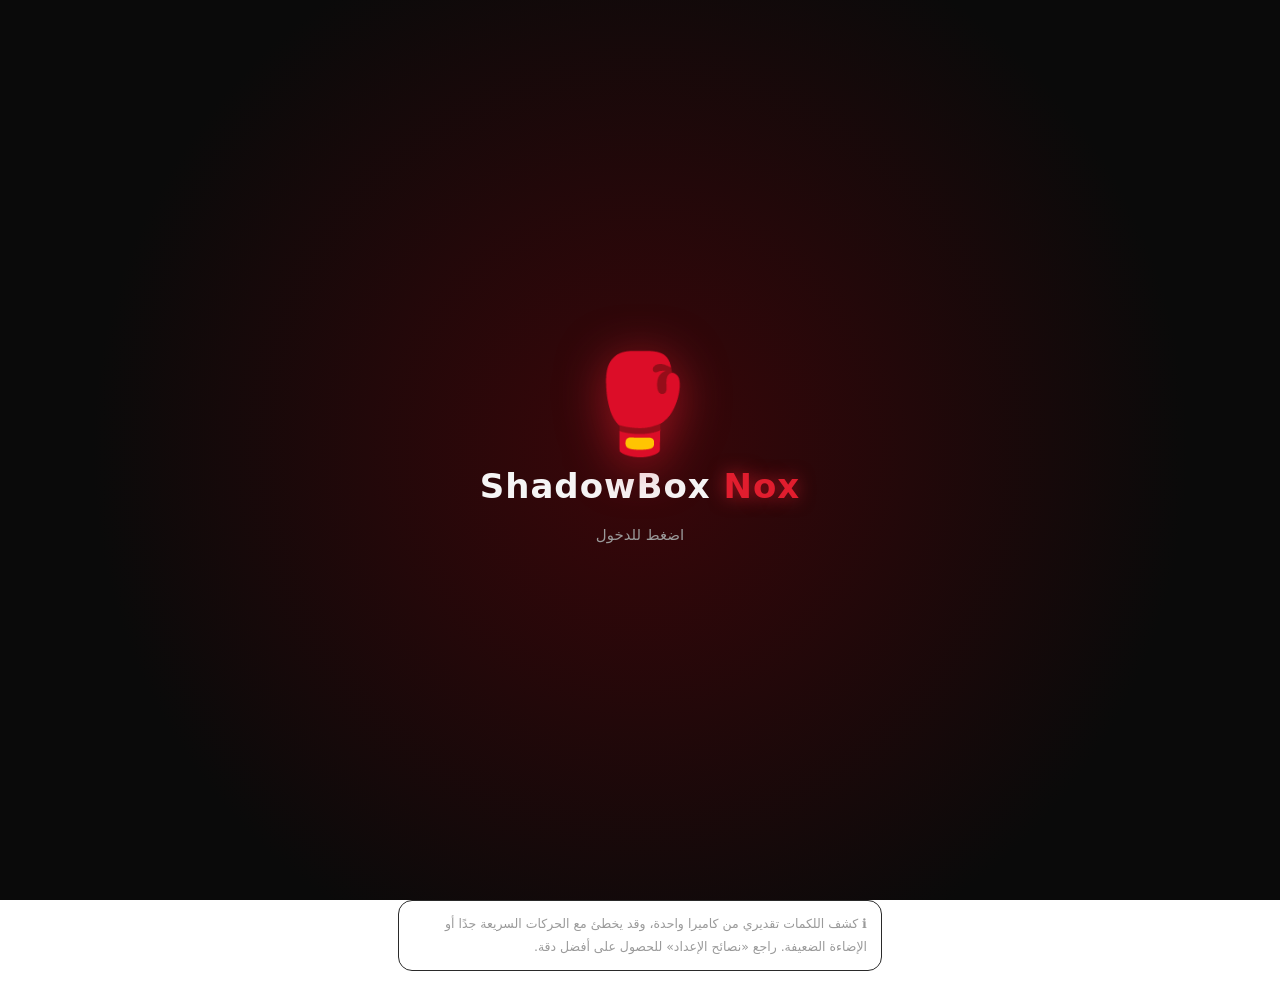
<file: index.html>
<!DOCTYPE html>
<html lang="ar" dir="rtl">
<head>
  <meta charset="UTF-8" />
  <meta name="viewport" content="width=device-width, initial-scale=1, maximum-scale=1, viewport-fit=cover" />
  <meta name="theme-color" content="#0a0a0a" />
  <meta name="description" content="ShadowBox Nox - shadow boxing trainer with your phone camera. تدريب الملاكمة الافتراضي بكاميرا هاتفك." />
  <title>ShadowBox Nox 🥊</title>
  <link rel="stylesheet" href="style.css?v=learning-clean2" />
  <link rel="stylesheet" href="health.css?v=3" />
  <link rel="manifest" href="manifest.json" />
  <link rel="apple-touch-icon" href="icon-192.png" />
</head>
<body>

  <!-- ============ شاشة الدخول ============ -->
  <div id="splash" class="splash" role="button" tabindex="0" aria-label="اضغط للدخول">
    <div class="splash-logo">🥊</div>
    <div class="splash-name">ShadowBox <span>Nox</span></div>
    <p class="splash-hint" data-i18n="splash_hint">اضغط للدخول</p>
  </div>

  <!-- ============ الشاشة الرئيسية: أربعة أقسام ============ -->
  <main id="homeScreen" class="screen active">
    <div class="topbar">
      <button id="btnSettings" class="chip" data-i18n="btn_settings">⚙️ الإعدادات</button>
    </div>

    <header class="brand">
      <div class="logo">🥊</div>
      <h1>ShadowBox <span>Nox</span></h1>
      <p class="tagline" data-i18n="tagline"></p>
    </header>

    <div id="banner" class="banner" hidden data-i18n-html="banner_https"></div>

    <nav class="nav-list">
      <button id="btnTraining" class="nav-bar nav-train">
        <span class="mode-logo">🥊</span>
        <span class="mode-text"><b data-i18n="nav_training">التمرين</b><small data-i18n="nav_training_desc"></small></span>
        <span class="mode-arrow"></span>
      </button>
      <button id="btnLearn" class="nav-bar nav-learn">
        <span class="mode-logo">🎓</span>
        <span class="mode-text"><b data-i18n="nav_learn">التعلّم</b><small data-i18n="nav_learn_desc"></small></span>
        <span class="mode-arrow"></span>
      </button>
      <button id="btnCoach" class="nav-bar nav-coach">
        <span class="mode-logo">🧠</span>
        <span class="mode-text"><b data-i18n="coach_name">المدرّب الذكي</b><small data-i18n="nav_coach_desc"></small></span>
        <span class="mode-arrow"></span>
      </button>
      <button id="btnHistory" class="nav-bar nav-activity">
        <span class="mode-logo">📊</span>
        <span class="mode-text"><b data-i18n="nav_activity">سجل النشاط</b><small data-i18n="nav_activity_desc"></small></span>
        <span class="mode-arrow"></span>
      </button>
      <button id="btnHealth" class="nav-bar nav-health" type="button">
        <span class="mode-logo">🌿</span>
        <span class="mode-text"><b>الصحة والتغذية</b><small>عادات صحية ومعلومات الجسم</small></span>
        <span class="mode-arrow"></span>
      </button>
    </nav>

    <div class="row">
      <button id="btnHelp" class="btn ghost" data-i18n="btn_help">نصائح الإعداد</button>
    </div>

    <div class="notice" data-i18n-html="notice_privacy"></div>
    <div class="notice small" data-i18n="notice_accuracy"></div>
  </main>

  <!-- ============ قسم التمرين: أنواع التدريب ============ -->
  <main id="trainMenuScreen" class="screen">
    <div class="setup-head">
      <button id="btnTrainBack" class="chip" data-i18n="btn_back">رجوع</button>
      <h2 class="setup-name" data-i18n="nav_training">التمرين</h2>
    </div>

    <h2 class="section-title" data-i18n="modes_title">اختر نوع التدريب</h2>
    <div class="mode-cards">
      <button class="mode-card" data-mode="free">
        <span class="mode-logo">🥊</span>
        <span class="mode-text"><b data-i18n="name_free">حرّ</b><small data-i18n="desc_free"></small></span>
        <span class="mode-arrow"></span>
      </button>
      <button class="mode-card" data-mode="sequence">
        <span class="mode-logo">🎯</span>
        <span class="mode-text"><b data-i18n="name_sequence">تسلسل</b><small data-i18n="desc_sequence"></small></span>
        <span class="mode-arrow"></span>
      </button>
      <button class="mode-card" data-mode="dodge">
        <span class="mode-logo">🛡️</span>
        <span class="mode-text"><b data-i18n="name_dodge">مراوغة</b><small data-i18n="desc_dodge"></small></span>
        <span class="mode-arrow"></span>
      </button>
    </div>
  </main>

  <!-- ============ قسم التعلّم ============ -->
  <main id="learnScreen" class="screen">
    <div class="setup-head">
      <button id="btnLearnBack" class="chip" data-i18n="btn_back">رجوع</button>
      <h2 class="setup-name" data-i18n="nav_learn">التعلّم</h2>
    </div>

    <p class="three-d-subtitle" style="font-size:16px;line-height:1.9;margin:10px 0 28px">ابدأ مباشرةً بأحد الدرسين الظاهرين هنا: فيديو أساسيات الملاكمة أو مهارات الملاكمة.</p>

    <section style="margin:0 0 30px">
      <div class="three-d-heading" style="margin-bottom:8px">
        <div><h2>أساسيات الملاكمة</h2></div><span class="live-dot"></span>
      </div>
      <p class="three-d-subtitle" style="margin:0 0 16px">دروس الفيديو الأساسية للملاكمة.</p>
      <a href="learning-preview.html" style="display:flex;align-items:center;gap:16px;min-height:150px;padding:20px;border:1px solid #66303a;border-radius:30px;background:linear-gradient(120deg,#32171d,#171719 70%);color:inherit;text-decoration:none">
        <span style="display:grid;place-items:center;flex:none;width:82px;height:82px;border-radius:25px;background:#4b1e27;font-size:38px">🥊</span>
        <span style="flex:1;text-align:right"><strong style="display:block;font-size:22px;margin-bottom:12px">فيديو أساسيات الملاكمة</strong><span style="display:block;color:#c3b3b7;line-height:1.8">افتح صفحة الدروس والفيديوهات الأساسية وتابع التعلّم من هناك.</span></span>
        <span style="color:#df8791;font-size:25px">←</span>
      </a>
    </section>

    <section style="margin:0 0 30px">
      <div class="three-d-heading" style="margin-bottom:8px"><div><h2>مهارات الملاكمة</h2></div><span class="live-dot"></span></div>
      <p class="three-d-subtitle" style="margin:0 0 16px">فيديو المهارات واللكمات، مقسّم إلى دروس مع مؤقّت.</p>
      <a href="basics-video3.html" style="display:flex;align-items:center;gap:16px;min-height:150px;padding:20px;border:1px solid #343d73;border-radius:30px;background:linear-gradient(120deg,#1b2344,#171719 70%);color:inherit;text-decoration:none">
        <span style="display:grid;place-items:center;flex:none;width:82px;height:82px;border-radius:25px;background:#252f5c;font-size:38px">🥊</span>
        <span style="flex:1;text-align:right"><strong style="display:block;font-size:22px;margin-bottom:12px">مهارات الملاكمة</strong><span style="display:block;color:#b0b8e7;line-height:1.8">افتح فيديو مهارات الملاكمة الأزرق، مع تقسيم الدروس والمؤقّت.</span></span>
        <span style="color:#aab4ff;font-size:25px">←</span>
      </a>
    </section>

    <section style="margin:0 0 24px">
      <div class="three-d-heading" style="margin-bottom:8px"><div><h2>أركان المهارات الأخرى</h2></div><span class="live-dot"></span></div>
      <p class="three-d-subtitle" style="margin:0 0 16px">مواضيع مستقلة تقدر تتعلمها بالتدريج، مع التركيز على الحركة الآمنة دون احتكاك.</p>
      <div style="display:grid;grid-template-columns:repeat(2,minmax(0,1fr));gap:10px">
        <article class="card" style="padding:15px"><div style="font-size:25px;margin-bottom:9px">🛡️</div><h3 style="font-size:16px;margin:0 0 8px">الحراسة والوقفة</h3><p class="three-d-subtitle" style="margin:0;line-height:1.8">التعرّف على وضعية الاستعداد والحفاظ على التوازن.</p></article>
        <article class="card" style="padding:15px"><div style="font-size:25px;margin-bottom:9px">👣</div><h3 style="font-size:16px;margin:0 0 8px">حركة القدمين والتوازن</h3><p class="three-d-subtitle" style="margin:0;line-height:1.8">التوازن أثناء الحركة والخطوات الأساسية.</p></article>
        <article class="card" style="padding:15px"><div style="font-size:25px;margin-bottom:9px">↔️</div><h3 style="font-size:16px;margin:0 0 8px">المسافة والتحرّك</h3><p class="three-d-subtitle" style="margin:0;line-height:1.8">التحرّك بخفة والمحافظة على مساحة آمنة.</p></article>
        <article class="card" style="padding:15px"><div style="font-size:25px;margin-bottom:9px">🎯</div><h3 style="font-size:16px;margin:0 0 8px">التنسيق والكومبوهات</h3><p class="three-d-subtitle" style="margin:0;line-height:1.8">تنسيق الحركات الأساسية بالتدرّج.</p></article>
      </div>
    </section>

    <section class="card">
      <h2 data-i18n="learn_combos_t">الكومبوهات</h2>
      <ul class="tips">
        <li data-i18n="learn_combos_1"></li>
        <li data-i18n="learn_combos_2"></li>
      </ul>
    </section>

    <section class="card">
      <h2 data-i18n="learn_feet_t">حركة القدمين</h2>
      <ul class="tips">
        <li data-i18n="learn_feet_1"></li>
        <li data-i18n="learn_feet_2"></li>
      </ul>
    </section>

    <section class="card">
      <h2 data-i18n="learn_def_t">الدفاع</h2>
      <ul class="tips">
        <li data-i18n="learn_def_1"></li>
        <li data-i18n="learn_def_2"></li>
      </ul>
    </section>

    <p class="notice small" data-i18n="learn_note"></p>
  </main>

  <!-- ============ شاشة إعدادات الجلسة ============ -->
  <main id="setupScreen" class="screen">
    <div class="setup-head">
      <button id="btnSetupBack" class="chip" data-i18n="btn_back">رجوع</button>
      <div class="setup-title">
        <span id="setupLogo" class="mode-logo">🥊</span>
        <h2 id="setupTitle" class="setup-name"></h2>
      </div>
    </div>

    <section class="card">
      <h2 data-i18n="setup_title">إعدادات الجلسة</h2>

      <label class="field">
        <span data-i18n="field_round_len">مدة الجولة</span>
        <select id="roundSec">
          <option value="60" data-i18n="dur_1">دقيقة واحدة</option>
          <option value="120" data-i18n="dur_2">دقيقتان</option>
          <option value="180" selected data-i18n="dur_3">3 دقائق</option>
        </select>
      </label>

      <label class="field">
        <span data-i18n="field_rounds">عدد الجولات</span>
        <select id="roundCount">
          <option value="1" data-i18n="rounds_1">جولة واحدة</option>
          <option value="2" data-i18n="rounds_2">جولتان</option>
          <option value="3" selected data-i18n="rounds_3">3 جولات</option>
          <option value="4" data-i18n="rounds_4">4 جولات</option>
          <option value="6" data-i18n="rounds_6">6 جولات</option>
          <option value="12" data-i18n="rounds_12">12 جولة</option>
        </select>
      </label>

      <label class="field">
        <span data-i18n="field_rest">الراحة بين الجولات</span>
        <select id="restSec">
          <option value="0" data-i18n="rest_0">بدون راحة</option>
          <option value="30" selected data-i18n="rest_30">30 ثانية</option>
          <option value="60" data-i18n="rest_60">دقيقة</option>
          <option value="90" data-i18n="rest_90">دقيقة ونصف</option>
        </select>
      </label>

      <label class="field">
        <span data-i18n="field_speed">سرعة الأهداف</span>
        <select id="speedSel">
          <option value="slow" data-i18n="speed_slow">بطيء</option>
          <option value="mid" selected data-i18n="speed_mid">متوسط</option>
          <option value="fast" data-i18n="speed_fast">سريع</option>
        </select>
      </label>

      <label class="field">
        <span data-i18n="field_sens">حساسية الكشف</span>
        <select id="sensSel">
          <option value="low" data-i18n="sens_low">منخفضة (تتطلب لكمة قوية)</option>
          <option value="mid" selected data-i18n="sens_mid">متوسطة</option>
          <option value="high" data-i18n="sens_high">عالية (تقبل لكمات أخف)</option>
        </select>
      </label>

      <label class="field">
        <span data-i18n="field_count">احتساب اللكمات</span>
        <select id="countSel">
          <option value="targets" selected data-i18n="count_targets">على الأهداف فقط</option>
          <option value="all" data-i18n="count_all">كل لكمة في الهواء أيضًا</option>
        </select>
      </label>

      <label class="field">
        <span data-i18n="field_stance">وضعية الوقوف</span>
        <select id="stanceSel">
          <option value="orthodox" selected data-i18n="stance_orth">اليد اليسرى أمامية (عادية)</option>
          <option value="southpaw" data-i18n="stance_south">اليد اليمنى أمامية (معاكسة)</option>
        </select>
      </label>

      <label class="field">
        <span data-i18n="field_camera">الكاميرا</span>
        <select id="facingSel">
          <option value="user" selected data-i18n="cam_front">الأمامية (مفضّلة للتدريب)</option>
          <option value="environment" data-i18n="cam_back">الخلفية</option>
        </select>
      </label>
    </section>

    <button id="btnStart" class="btn primary big" data-i18n="btn_start">ابدأ التدريب</button>
    <p id="homeMsg" class="msg" role="alert"></p>
  </main>

  <!-- ============ شاشة التدريب ============ -->
  <main id="trainScreen" class="screen">
    <canvas id="stage"></canvas>
    <video id="cam" playsinline muted autoplay></video>

    <!-- الشريط العلوي -->
    <div class="hud top">
      <div class="pill" id="roundLabel">الجولة 1/3</div>
      <div class="timer" id="timer">03:00</div>
      <div class="pill status" id="statusPill">معايرة</div>
    </div>

    <!-- خطوة التسلسل التالية -->
    <div id="seqPrompt" class="seq-prompt" hidden></div>

    <!-- لوحة الإحصائيات السفلية -->
    <div class="hud bottom">
      <div class="counter-main">
        <b id="total">0</b>
        <small data-i18n="unit_punch">لكمة</small>
      </div>

      <div class="grid">
        <div class="stat"><b id="jabCount">0</b><small data-i18n="stat_jab">جاب</small></div>
        <div class="stat"><b id="rightCount">0</b><small data-i18n="stat_right">يمنى</small></div>
        <div class="stat"><b id="leftCount">0</b><small data-i18n="stat_left">يسرى</small></div>
        <div class="stat"><b id="targetHits">0</b><small data-i18n="stat_targets">أهداف القفاز</small></div>
        <div class="stat"><b id="ppm">0</b><small data-i18n="stat_ppm">لكمة/دقيقة</small></div>
        <div class="stat"><b id="crossCount">0</b><small data-i18n="stat_cross">كروس</small></div>
        <div class="stat"><b id="pillarHits">0</b><small data-i18n="stat_hits">ضربات مستلمة</small></div>
        <div class="stat"><b id="dodges">0</b><small data-i18n="stat_dodges">تفادٍ ناجح</small></div>
      </div>

      <div class="toggle-row">
        <button id="btnStats" class="stats-toggle" data-i18n="btn_show_stats">إظهار النتائج</button>
        <button id="btnLabels" class="stats-toggle" data-i18n="lbl_show">إظهار توضيح اللكمات</button>
      </div>

      <div class="controls">
        <button id="btnPause" class="ctrl" aria-label="Pause">⏸</button>
        <button id="btnStance" class="ctrl" data-i18n="ctrl_left">يسار أمامي</button>
        <button id="btnRotate" class="ctrl" data-i18n="btn_rotate">⟳ تدوير</button>
        <button id="btnCam" class="ctrl" data-i18n="btn_cam">🔄 كاميرا</button>
        <button id="btnStop" class="ctrl danger" data-i18n="btn_end">إنهاء</button>
      </div>
    </div>

    <!-- تنبيه مؤقت -->
    <div id="toast" class="toast" hidden></div>

    <!-- المعايرة قبل البدء -->
    <div id="calibOverlay" class="overlay calib">
      <div class="sheet">
        <h2 data-i18n="calib_title">معايرة الوضعية</h2>
        <p class="hint" data-i18n="calib_hint">قف على بعد مناسب بحيث يظهر جسمك من الكتفين حتى اليدين، واجعل الإضاءة من أمامك.</p>
        <p id="calibStatus" class="status" data-i18n="calib_searching">جارٍ البحث عن جسمك...</p>
        <button id="calibBtn" class="btn primary big" disabled data-i18n="btn_start_round">ابدأ الجولة</button>
        <button id="calibCancel" class="btn ghost" data-i18n="btn_back">رجوع</button>
      </div>
    </div>

    <!-- الراحة بين الجولات -->
    <div id="restOverlay" class="overlay" hidden>
      <div class="sheet">
        <h2 data-i18n="rest_title">راحة</h2>
        <div class="big-num" id="restCount">30</div>
        <p id="restNext" class="hint"></p>
        <button id="restSkip" class="btn primary big" data-i18n="btn_skip_rest">ابدأ الجولة الآن</button>
      </div>
    </div>

    <!-- الإيقاف المؤقت -->
    <div id="pauseOverlay" class="overlay" hidden>
      <div class="sheet">
        <h2 data-i18n="pause_title">متوقف مؤقتًا</h2>
        <p class="hint" data-i18n="pause_hint">لن تُحتسب اللكمات أثناء الإيقاف.</p>
        <button id="btnResume" class="btn primary big" data-i18n="btn_resume">متابعة</button>
      </div>
    </div>

    <!-- نتيجة الجلسة -->
    <div id="resultOverlay" class="overlay" hidden>
      <div class="sheet">
        <h2 data-i18n="res_title">نتيجة الجلسة 🥊</h2>
        <div id="resultBody"></div>
        <button id="btnAgain" class="btn primary big" data-i18n="btn_again">جلسة جديدة</button>
        <button id="btnHome" class="btn ghost" data-i18n="btn_home">الرئيسية</button>
      </div>
    </div>
  </main>

  <!-- ============ الصحة والتغذية (قسم تجريبي مستقل) ============ -->
  <div id="healthModal" class="overlay modal health-fullscreen" hidden>
    <section class="health-app" aria-labelledby="healthTitle">
      <header class="health-header">
        <button id="btnCloseHealth" class="health-back" type="button" aria-label="رجوع">‹</button>
        <div class="health-mark">🌿</div>
        <div><h2 id="healthTitle">الصحة والتغذية</h2><p>دعم التعافي والعادات اليومية</p></div>
      </header>
      <div class="health-content">
        <section class="health-hero">
          <span class="health-eyebrow">SHADOWBOX NOX · WELLNESS</span>
          <h3>قوّتك تبدأ من عاداتك</h3>
          <p>معلومات مبسطة تساعدك على الاهتمام بالنوم، والطعام، والماء، والتعافي إلى جانب التدريب.</p>
        </section>
        <section class="health-card" aria-labelledby="bodyInfoTitle">
          <div class="health-card-title"><span>🧍</span><div><h3 id="bodyInfoTitle">معلومات الجسم</h3><p>أدخل القياسات إن أردت عرضها فقط.</p></div></div>
          <div class="health-fields">
            <label>العمر (سنة)<input id="healthAge" type="number" inputmode="numeric" min="10" max="19" placeholder="XX" /></label>
            <label>الطول (سم)<input id="healthHeight" type="number" inputmode="decimal" min="80" max="230" placeholder="XX" /></label>
            <label>الوزن (كغ)<input id="healthWeight" type="number" inputmode="decimal" min="10" max="250" placeholder="XX" /></label>
          </div>
          <button id="btnReviewBody" class="health-primary" type="button">عرض ملخص القياسات</button>
          <p id="healthBodyResult" class="health-result" role="status" aria-live="polite">القيم المعروضة تجريبية ويمكنك تغييرها. لم يتم إجراء أي تشخيص.</p>
          <p class="health-disclaimer">في سن النمو لا تكفي قياسات الطول والوزن وحدها للحكم على الصحة؛ يفسّر المختص نمو المراهق باستخدام العمر والجنس ومخططات النمو والسياق الصحي. هذا القسم ليس أداة تشخيص.</p>
        </section>
        <div class="health-section-label">عادات تدعم التدريب — اضغط على كل قسم للتفاصيل</div>
        <details class="health-card health-tip health-topic">
          <summary><span class="health-icon">🍽️</span><div><h3>التغذية المتوازنة</h3><p>افتح القسم لمعرفة أمثلة على الطعام وفوائد كل مجموعة.</p></div><span class="health-chevron">⌄</span></summary>
          <div class="health-topic-body">
            <article><h4>🥚 البروتين</h4><p><b>أمثلة:</b> البيض، السمك، الدجاج، اللبن والزبادي، العدس، الحمص والفاصولياء.</p><p><b>الفوائد:</b> يساعد على بناء العضلات وإصلاح الأنسجة ودعم النمو والتعافي بعد التدريب.</p></article>
            <article><h4>🍚 الكربوهيدرات</h4><p><b>أمثلة:</b> الشوفان، الخبز، الأرز، البطاطا، المعكرونة، الذرة والفواكه.</p><p><b>الفوائد:</b> مصدر مهم للطاقة التي يحتاجها الدماغ والعضلات أثناء الدراسة والتمرين.</p></article>
            <article><h4>🥑 الدهون المفيدة</h4><p><b>أمثلة:</b> زيت الزيتون، المكسرات، البذور، الأفوكادو والأسماك الدهنية.</p><p><b>الفوائد:</b> تساعد الجسم على امتصاص بعض الفيتامينات وتدعم الخلايا والنمو الطبيعي.</p></article>
            <article><h4>🥦 الخضار والفواكه</h4><p><b>أمثلة:</b> البرتقال، التفاح، الجزر، الطماطم، السبانخ والخضار الموسمية.</p><p><b>الفوائد:</b> توفر الفيتامينات والمعادن والألياف التي تدعم الهضم والصحة العامة.</p></article>
            <p class="health-note">لا تحتاج إلى طعام مثالي في كل وجبة؛ نوّع ما تأكله وتناول وجبات كافية ومنتظمة، ولا تتبع حمية قاسية أثناء النمو.</p>
          </div>
        </details>
        <details class="health-card health-tip health-topic">
          <summary><span class="health-icon">💧</span><div><h3>الماء والترطيب</h3><p>احتياجات الماء تختلف حسب الجو والحركة والتعرّق.</p></div><span class="health-chevron">⌄</span></summary>
          <div class="health-topic-body">
            <article><h4>🚰 كم أشرب؟</h4><p>اشرب بانتظام خلال اليوم، ومع الوجبات، وخذ رشفات قبل التمرين وأثناءه وبعده. لا توجد كمية واحدة تناسب الجميع؛ تزداد الحاجة مع الحرّ والتعرّق وطول النشاط.</p></article>
            <article><h4>🥤 ماذا أختار؟</h4><p>اجعل الماء خيارك الأساسي. قلّل المشروبات الغازية المحلّاة ومشروبات الطاقة؛ فغالبًا تحتوي على سكر كثير، وقد تضيف سعرات دون فائدة غذائية كبيرة، والكافيين في مشروبات الطاقة قد يضر نوم المراهقين.</p></article>
            <article><h4>⚠️ انتبه</h4><p>لا تجبر نفسك على شرب لترات كثيرة بسرعة. اشرب حسب العطش والظروف، وفي التدريب الطويل أو الحر الشديد خذ فترات راحة في مكان بارد وأخبر شخصًا بالغًا إذا شعرت بدوار.</p></article>
          </div>
        </details>
        <details class="health-card health-tip health-topic">
          <summary><span class="health-icon">🌙</span><div><h3>النوم والتعافي</h3><p>الراحة جزء من التدريب، وليست وقتًا ضائعًا.</p></div><span class="health-chevron">⌄</span></summary>
          <div class="health-topic-body">
            <article><h4>😴 النوم</h4><p>يحتاج معظم المراهقين إلى 8–10 ساعات من النوم كل ليلة. حاول تثبيت موعد النوم، وابتعد عن الهاتف قبل النوم إذا كان يشتتك.</p><p><b>الفوائد:</b> يساعد النوم على التركيز والتعلّم وتنظيم المزاج والتعافي البدني.</p></article>
            <article><h4>🧘 الراحة بين الجلسات</h4><p>بدّل بين أيام التدريب والراحة أو النشاط الخفيف، وخفف الجهد إذا كنت مرهقًا أو مريضًا.</p><p><b>الفوائد:</b> يمنح الجسم وقتًا للتعافي ويساعدك على الاستمرار بأمان.</p></article>
          </div>
        </details>
        <details class="health-card health-tip health-topic">
          <summary><span class="health-icon">🥊</span><div><h3>تدريب آمن</h3><p>ابدأ بالتدريج واهتم بالتقنية قبل السرعة.</p></div><span class="health-chevron">⌄</span></summary>
          <div class="health-topic-body">
            <article><h4>🔥 قبل التدريب</h4><p>قم بإحماء خفيف، تأكد من وجود مساحة خالية حولك، وثبّت الهاتف بعيدًا عن مسار الحركة.</p><p><b>الفوائد:</b> يساعد الإحماء التدريجي على تجهيز الجسم للحركة.</p></article>
            <article><h4>🛡️ أثناء التدريب</h4><p>حافظ على المعصم مستقيمًا عند اللكم في الهواء، ولا تضرب جدارًا أو سطحًا صلبًا. زد المدة والسرعة تدريجيًا.</p></article>
            <article><h4>🛑 متى أتوقف؟</h4><p>توقف عند الألم أو الدوار أو ضيق النفس غير المعتاد، وأخبر شخصًا بالغًا تثق به إذا استمرت الأعراض أو أقلقتك.</p></article>
          </div>
        </details>
        <p class="health-footer-note">محتوى تثقيفي عام، وليس بديلًا عن الطبيب أو اختصاصي التغذية. لا تُرسل القياسات إلى أي خدمة؛ الحساب محلي داخل المتصفح.</p>
      </div>
    </section>
  </div>

  <!-- ============ الإعدادات ============ -->
  <div id="settingsModal" class="overlay modal" hidden>
    <div class="sheet wide">
      <h2 data-i18n="settings_title">الإعدادات</h2>

      <label class="field">
        <span data-i18n="field_lang">اللغة</span>
        <select id="langSel">
          <option value="ar">العربية</option>
          <option value="en">English</option>
        </select>
      </label>

      <label class="toggle">
        <input type="checkbox" id="soundToggle" checked />
        <span data-i18n="toggle_sound">تفعيل الأصوات والتأثيرات الصوتية</span>
      </label>

      <div class="row">
        <button id="btnResetHistory" class="btn ghost danger-text" data-i18n="btn_reset_history">حذف السجل المحفوظ</button>
        <button id="btnCloseSettings" class="btn primary" data-i18n="btn_close">إغلاق</button>
      </div>
    </div>
  </div>

  <!-- ============ السجل ============ -->
  <div id="historyModal" class="overlay modal" hidden>
    <div class="sheet wide">
      <h2 data-i18n="hist_title">السجل والإحصائيات</h2>
      <div id="historyBody"></div>
      <div class="row">
        <button id="btnClearHistory" class="btn ghost danger-text" data-i18n="btn_clear_history">حذف السجل</button>
        <button id="btnCloseHistory" class="btn primary" data-i18n="btn_close">إغلاق</button>
      </div>
    </div>
  </div>

  <!-- ============ المدرّب الذكي: محادثة بملء الشاشة ============ -->
  <div id="coachModal" class="overlay modal coach-fullscreen" hidden>
    <section class="coach-app" aria-label="المدرّب الذكي">
      <header class="coach-app-header">
        <button id="btnCloseCoach" class="coach-back" type="button" aria-label="رجوع">‹</button>
        <div class="coach-avatar">🧠</div>
        <div class="coach-heading"><strong data-i18n="coach_title">المدرّب الذكي</strong><small>ShadowBox Nox · مساعد الملاكمة</small></div>
        <span class="coach-online"><i></i> جاهز</span>
      </header>
      <div id="coachBody" class="coach-summary"></div>
      <div id="coachChatStatus" class="coach-status" role="status">اسألني عن اللكمات والدفاع والكومبوهات.</div>
      <div id="coachChatMessages" class="coach-chat-messages coach-full-messages" aria-live="polite">
        <div class="coach-message coach-message-assistant">أهلًا بك! 🥊 أنا مدرّبك في ShadowBox Nox. اسألني عن الجاب والكروس، الكومبوهات، الدفاع أو حركة القدمين.</div>
      </div>
      <div class="coach-suggestions">
        <button type="button" data-coach-prompt="اشرح لي الفرق بين الجاب والكروس">الفرق بين الجاب والكروس</button>
        <button type="button" data-coach-prompt="أعطني كومبو للمبتدئين">كومبو للمبتدئين</button>
        <button type="button" data-coach-prompt="كيف أحسن حركة القدمين؟">حركة القدمين</button>
      </div>
      <form id="coachChatForm" class="coach-chat-form coach-full-form">
        <textarea id="coachChatInput" rows="1" maxlength="1000" data-i18n-placeholder="coach_chat_placeholder" placeholder="اكتب سؤالك هنا…" aria-label="اكتب سؤالك"></textarea>
        <button id="coachChatSend" type="submit" class="coach-send" aria-label="إرسال السؤال">➤</button>
      </form>
      <p class="coach-privacy-note">تُرسل رسالتك وملخّص أرقام التدريب فقط إلى خدمة المدرّب؛ لا تُرسل صور الكاميرا. لا تشارك معلومات شخصية.</p>
    </section>
  </div>

  <!-- ============ المساعدة ============ -->
  <div id="helpModal" class="overlay modal" hidden>
    <div class="sheet wide">
      <h2 data-i18n="help_title">نصائح للحصول على أفضل دقة</h2>
      <ul class="tips">
        <li data-i18n-html="help_1"></li>
        <li data-i18n-html="help_2"></li>
        <li data-i18n-html="help_3"></li>
        <li data-i18n-html="help_4"></li>
        <li data-i18n-html="help_5"></li>
        <li data-i18n-html="help_6"></li>
        <li data-i18n-html="help_7"></li>
      </ul>
      <p class="notice small" data-i18n="help_limit"></p>
      <button id="btnCloseHelp" class="btn primary big" data-i18n="btn_ok">حسنًا</button>
    </div>
  </div>

  <script>
    // Fallback: لا تترك شاشة الدخول عالقة إذا تأخر ملف التطبيق أو لم يُحمّل.
    (() => {
      const splash = document.getElementById("splash");
      if (!splash) return;
      const enter = () => {
        splash.classList.add("hide");
        splash.setAttribute("aria-hidden", "true");
        setTimeout(() => { splash.hidden = true; }, 350);
      };
      splash.addEventListener("click", enter, { once: true });
      splash.addEventListener("keydown", (event) => {
        if (event.key === "Enter" || event.key === " ") { event.preventDefault(); enter(); }
      }, { once: true });
    })();
  </script>
  <script src="knowledge-base.js?v=5"></script>
  <script type="module" src="script.js?v=learning-clean2"></script>
  <script type="module" src="health.js?v=3"></script>
</body>
</html>
</file>
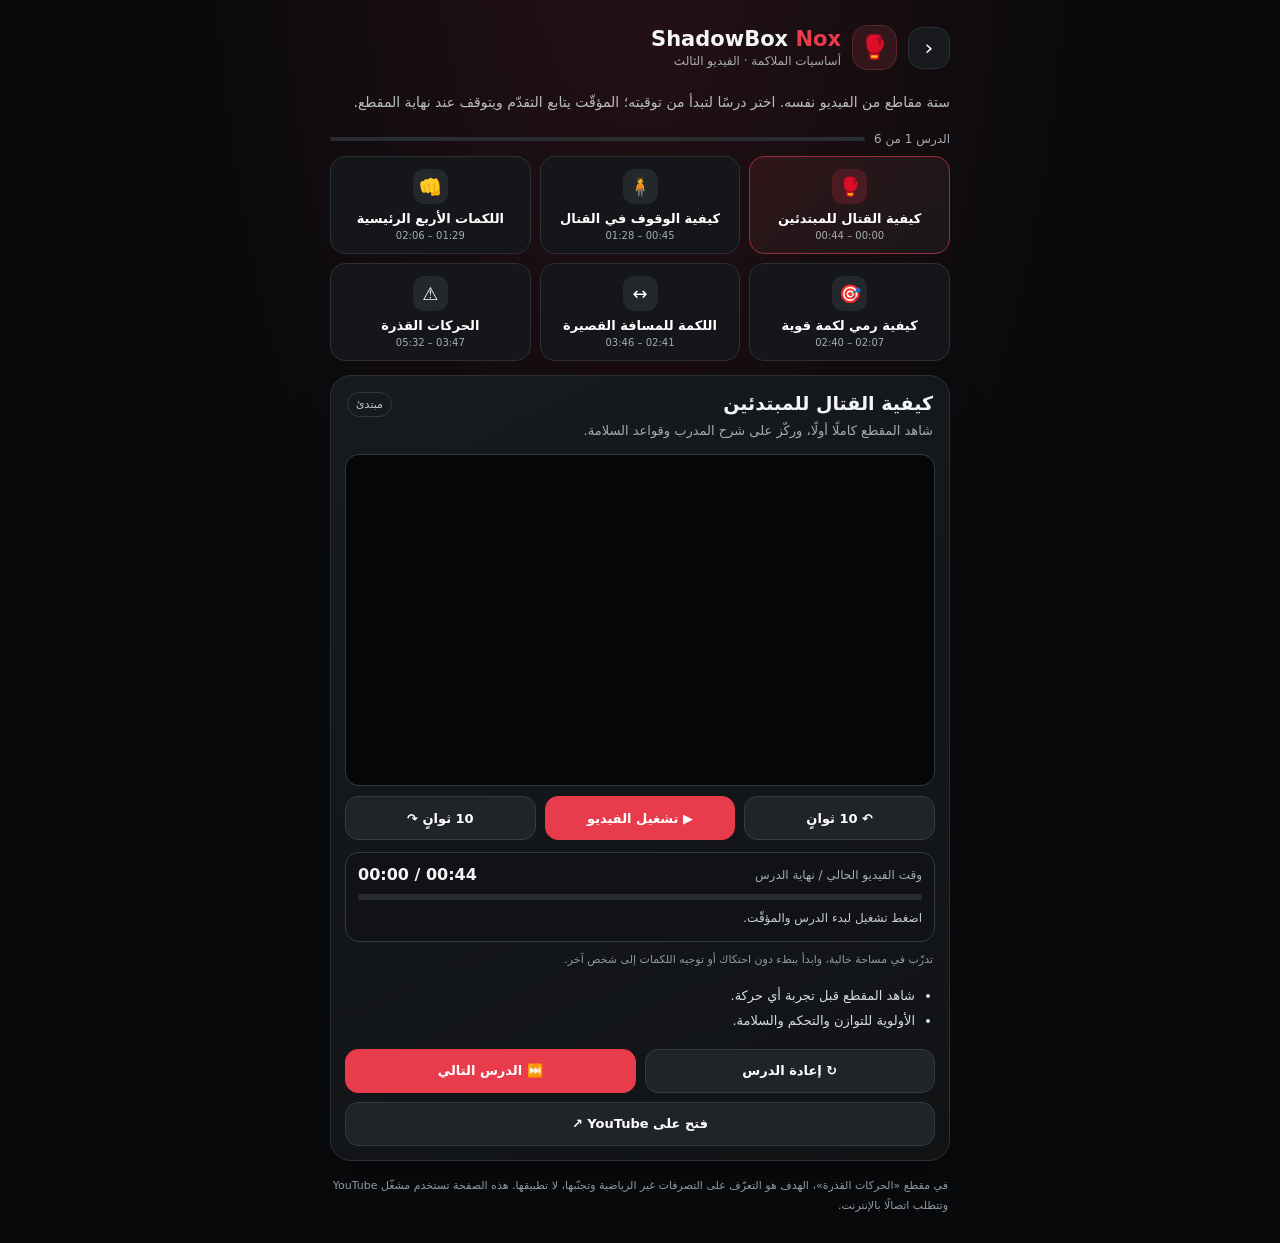
<file: basics-video3.html>
<!doctype html>
<html lang="ar" dir="rtl">
<head>
<meta charset="utf-8"><meta name="viewport" content="width=device-width,initial-scale=1,viewport-fit=cover"><meta name="theme-color" content="#090a0c">
<title>ShadowBox Nox — أساسيات الملاكمة 3</title>
<style>
:root{color-scheme:dark;--bg:#090a0c;--line:#2b3036;--text:#f4f5f6;--muted:#a5abb3;--red:#e83b4b;--soft:#32161b;--green:#63d49b}*{box-sizing:border-box;-webkit-tap-highlight-color:transparent}body{margin:0;background:radial-gradient(ellipse at 50% -10%,#271116 0,var(--bg) 50%);color:var(--text);font-family:system-ui,-apple-system,"Segoe UI",Tahoma,sans-serif;min-height:100vh}main{width:min(100%,650px);margin:auto;padding:calc(env(safe-area-inset-top) + 16px) 15px calc(env(safe-area-inset-bottom) + 28px)}header{display:flex;align-items:center;gap:11px;margin-bottom:20px}.back{width:42px;height:42px;display:grid;place-items:center;border:1px solid var(--line);border-radius:14px;color:white;background:#17191c;text-decoration:none;font-size:22px}.logo{width:45px;height:45px;display:grid;place-items:center;background:var(--soft);border:1px solid #5c242b;border-radius:15px;font-size:23px}h1{font-size:21px;margin:0}h1 span{color:var(--red)}.eyebrow{font-size:12px;color:var(--muted);margin-top:3px}.intro{font-size:14px;line-height:1.8;color:#b8bdc4;margin:0 0 17px}.progress{display:flex;align-items:center;gap:9px;font-size:12px;color:var(--muted);margin-bottom:10px}.track{height:4px;background:#292d32;border-radius:9px;flex:1;overflow:hidden}.fill{height:100%;background:var(--red);width:0;transition:width .2s}.lessons{display:grid;grid-template-columns:repeat(2,minmax(0,1fr));gap:9px;margin-bottom:14px}.lesson{min-height:72px;display:flex;align-items:center;gap:9px;text-align:right;padding:11px;border-radius:15px;border:1px solid var(--line);background:#141619;color:white;font:inherit;cursor:pointer}.lesson.active{border-color:#9a303b;background:linear-gradient(140deg,#301519,#191719)}.ico{flex:none;width:35px;height:35px;display:grid;place-items:center;border-radius:11px;background:#24272b;font-size:18px}.lesson.active .ico{background:#4a1b22}.lesson.completed{border-color:#285842}.lesson.completed strong:after{content:" ✓";color:var(--green)}.lesson strong{display:block;font-size:13px}.lesson small{display:block;color:var(--muted);font-size:11px;margin-top:4px}.card{border:1px solid var(--line);background:linear-gradient(155deg,#171a1e,#111315);border-radius:21px;padding:14px;box-shadow:0 18px 40px #0003}.head{display:flex;align-items:flex-start;justify-content:space-between;gap:10px;margin:2px 2px 12px}h2{font-size:19px;margin:0}.tag{font-size:11px;border:1px solid #343941;border-radius:20px;padding:5px 8px;color:#c3c7cc;white-space:nowrap}.desc{font-size:13px;color:var(--muted);line-height:1.7;margin:6px 0 0}.video{width:100%;aspect-ratio:16/9;border:1px solid #333840;border-radius:14px;overflow:hidden;background:#050607}.video iframe{width:100%;height:100%;border:0;display:block}.video-controls{display:flex;gap:9px;margin-top:10px}.timer{margin-top:12px;padding:12px;border:1px solid #343941;background:#101215;border-radius:14px}.timer-top{display:flex;align-items:center;justify-content:space-between;gap:10px}.timer-label{font-size:12px;color:var(--muted)}.time{font-size:16px;font-weight:750;font-variant-numeric:tabular-nums;direction:ltr}.timer-track{height:6px;border-radius:8px;background:#292d32;overflow:hidden;margin-top:10px}.timer-fill{height:100%;width:0;background:var(--green);transition:width .15s linear}.timer-status{font-size:12px;line-height:1.7;color:#c8cdd3;margin-top:8px}.timer-status.done{color:var(--green)}.hint,.note{font-size:11px;color:#9299a2;line-height:1.8;margin:8px 2px 0}.tips{padding:0 20px 0 0;margin:15px 0;color:#d9dce0;font-size:13px;line-height:1.9}.actions{display:grid;grid-template-columns:repeat(2,minmax(0,1fr));gap:9px;margin-top:14px}.actions #youtube{grid-column:1/-1}.btn{flex:1;min-height:44px;display:flex;align-items:center;justify-content:center;padding:10px;border:1px solid #363b42;border-radius:13px;background:#202328;color:white;text-decoration:none;font:inherit;font-size:13px;font-weight:700;cursor:pointer}.btn.primary{background:var(--red);border-color:var(--red)}.btn:disabled{opacity:.45;cursor:not-allowed}.note{margin-top:15px}@media(min-width:520px){main{padding-top:25px}.lessons{grid-template-columns:repeat(3,minmax(0,1fr))}.lesson{display:block;text-align:center;padding:12px 7px}.ico{margin:0 auto 7px}.lesson small{font-size:10px}}
</style></head>
<body><main>
<header><a class="back" href="https://kdhgdjfdf-design.github.io/shadowbox/" aria-label="العودة للتطبيق">‹</a><div class="logo">🥊</div><div><h1>ShadowBox <span>Nox</span></h1><div class="eyebrow">أساسيات الملاكمة · الفيديو الثالث</div></div></header>
<p class="intro">ستة مقاطع من الفيديو نفسه. اختر درسًا لتبدأ من توقيته؛ المؤقّت يتابع التقدّم ويتوقف عند نهاية المقطع.</p>
<div class="progress"><span id="step">الدرس 1 من 6</span><div class="track"><div class="fill" id="fill"></div></div></div>
<nav class="lessons" aria-label="دروس الفيديو الثالث">
<button class="lesson active" data-id="beginner"><span class="ico">🥊</span><span><strong>كيفية القتال للمبتدئين</strong><small>00:00 – 00:44</small></span></button>
<button class="lesson" data-id="stance"><span class="ico">🧍</span><span><strong>كيفية الوقوف في القتال</strong><small>00:45 – 01:28</small></span></button>
<button class="lesson" data-id="punches"><span class="ico">👊</span><span><strong>اللكمات الأربع الرئيسية</strong><small>01:29 – 02:06</small></span></button>
<button class="lesson" data-id="power"><span class="ico">🎯</span><span><strong>كيفية رمي لكمة قوية</strong><small>02:07 – 02:40</small></span></button>
<button class="lesson" data-id="close"><span class="ico">↔️</span><span><strong>اللكمة للمسافة القصيرة</strong><small>02:41 – 03:46</small></span></button>
<button class="lesson" data-id="dirty"><span class="ico">⚠️</span><span><strong>الحركات القذرة</strong><small>03:47 – 05:32</small></span></button>
</nav>
<section class="card" aria-live="polite"><div class="head"><div><h2 id="title">كيفية القتال للمبتدئين</h2><p class="desc" id="desc">شاهد المقطع كاملًا أولًا، وركّز على شرح المدرب وقواعد السلامة.</p></div><span class="tag">مبتدئ</span></div>
<div class="video"><div id="player"></div></div>
<div class="video-controls"><button class="btn" id="back10" type="button">↶ 10 ثوانٍ</button><button class="btn primary" id="playPause" type="button">▶ تشغيل الفيديو</button><button class="btn" id="forward10" type="button">10 ثوانٍ ↷</button></div>
<div class="timer" aria-live="polite"><div class="timer-top"><span class="timer-label">وقت الفيديو الحالي / نهاية الدرس</span><span class="time" id="time">00:00 / 00:44</span></div><div class="timer-track"><div class="timer-fill" id="timerFill"></div></div><div class="timer-status" id="timerStatus">اضغط تشغيل لبدء الدرس والمؤقّت.</div></div>
<p class="hint" id="hint">تدرّب في مساحة خالية، وابدأ ببطء دون احتكاك أو توجيه اللكمات إلى شخص آخر.</p>
<ul class="tips" id="tips"><li>شاهد المقطع قبل تجربة أي حركة.</li><li>الأولوية للتوازن والتحكم والسلامة.</li></ul>
<div class="actions"><button class="btn" id="replay">↻ إعادة الدرس</button><button class="btn primary" id="nextLesson">⏭️ الدرس التالي</button><a class="btn" id="youtube" href="https://www.youtube.com/watch?v=WwBVYUwyuFY&amp;t=0s" target="_blank" rel="noopener noreferrer">فتح على YouTube ↗</a></div></section>
<p class="note">في مقطع «الحركات القذرة»، الهدف هو التعرّف على التصرفات غير الرياضية وتجنّبها، لا تطبيقها. هذه الصفحة تستخدم مشغّل YouTube وتتطلب اتصالًا بالإنترنت.</p>
</main>
<script>
const VIDEO_ID='WwBVYUwyuFY';
const lessons={
 beginner:{title:'كيفية القتال للمبتدئين',desc:'شاهد المقطع كاملًا أولًا، وركّز على شرح المدرب وقواعد السلامة.',start:0,end:44,tips:['شاهد المقطع قبل تجربة أي حركة.','الأولوية للتوازن والتحكم والسلامة.']},
 stance:{title:'كيفية الوقوف في القتال',desc:'تعرّف على وضعية الاستعداد كما يعرضها الفيديو.',start:45,end:88,tips:['حافظ على توازن مريح.','تدرّب ببطء وفي مساحة خالية.']},
 punches:{title:'اللكمات الأربع الرئيسية',desc:'تابع شرح أسماء اللكمات الأساسية في المقطع.',start:89,end:126,tips:['تعلّم أسماء الحركات وملاحظات المدرب أولًا.','استخدم تدريبات ظل خفيفة دون احتكاك.']},
 power:{title:'كيفية رمي لكمة قوية',desc:'شاهد شرح المدرب مع التركيز على التحكم والتقنية الآمنة.',start:127,end:160,tips:['لا تحاول زيادة القوة على حساب التوازن.','توقف إذا شعرت بألم أو دوار.']},
 close:{title:'اللكمة للمسافة القصيرة',desc:'تابع شرح المقطع ولا تتدرّب على اللكم على شخص آخر.',start:161,end:226,tips:['حافظ على مسافة آمنة أثناء التدريب.','استخدم كيس ملاكمة مناسبًا وتحت إشراف مدرب عند التدريب العملي.']},
 dirty:{title:'الحركات القذرة',desc:'هذا المقطع للتعرّف على المخالفات والتصرفات غير الرياضية وكيفية تجنّبها.',start:227,end:332,tips:['لا تقلّد الحركات المخالفة أو تستخدمها ضد الآخرين.','تعلّم قواعد الرياضة واحترام سلامة الشريك.']}
};
const ids=Object.keys(lessons);let current='beginner',player=null,finished=false;const completed=new Set();const $=id=>document.getElementById(id);
function fmt(s){s=Math.max(0,Math.floor(Number(s)||0));return String(Math.floor(s/60)).padStart(2,'0')+':'+String(s%60).padStart(2,'0')}
function markComplete(){completed.add(current);document.querySelectorAll('.lesson').forEach(b=>b.classList.toggle('completed',completed.has(b.dataset.id)));$('fill').style.width=(completed.size/ids.length*100)+'%';$('step').textContent='الدرس '+(ids.indexOf(current)+1)+' من '+ids.length+' · المكتمل '+completed.size+'/'+ids.length;$('nextLesson').disabled=completed.size===ids.length}
function renderTimer(){if(!player||typeof player.getCurrentTime!=='function')return;const l=lessons[current],now=player.getCurrentTime()||l.start,end=l.end;$('time').textContent=fmt(now)+' / '+fmt(end);$('timerFill').style.width=Math.max(0,Math.min(100,(now-l.start)/Math.max(1,end-l.start)*100))+'%';if(finished){$('timerStatus').textContent='انتهى الدرس! اختر الدرس التالي أو أعد المشاهدة.';$('timerStatus').classList.add('done')}else if(player.getPlayerState()===YT.PlayerState.PLAYING){$('timerStatus').textContent='الفيديو يعمل؛ سيتوقف عند '+fmt(end)+'.';$('timerStatus').classList.remove('done')}else{$('timerStatus').textContent='اضغط تشغيل لمتابعة الدرس. المؤقّت يتبع وقت الفيديو.';$('timerStatus').classList.remove('done')}if(!finished&&now>=end-.25){finished=true;player.seekTo(end,false);player.pauseVideo();$('playPause').textContent='↻ إعادة التشغيل';$('timerStatus').textContent='انتهى الدرس! اختر الدرس التالي أو أعد المشاهدة.';$('timerStatus').classList.add('done');$('timerFill').style.width='100%';markComplete()}}
function loadLesson(id){current=id;finished=false;const l=lessons[id],i=ids.indexOf(id);$('title').textContent=l.title;$('desc').textContent=l.desc;$('tips').replaceChildren(...l.tips.map(t=>{const li=document.createElement('li');li.textContent=t;return li}));$('step').textContent='الدرس '+(i+1)+' من '+ids.length+' · المكتمل '+completed.size+'/'+ids.length;$('fill').style.width=(completed.size/ids.length*100)+'%';document.querySelectorAll('.lesson').forEach(b=>{b.classList.toggle('active',b.dataset.id===id);b.classList.toggle('completed',completed.has(b.dataset.id))});$('nextLesson').disabled=completed.has(id)&&completed.size===ids.length;$('nextLesson').textContent=i===ids.length-1?'🏁 آخر درس':'⏭️ الدرس التالي';$('youtube').href='https://www.youtube.com/watch?v='+VIDEO_ID+'&t='+l.start+'s';$('time').textContent=fmt(l.start)+' / '+fmt(l.end);$('timerFill').style.width='0%';$('timerStatus').textContent='الدرس جاهز من '+fmt(l.start)+'. اضغط تشغيل.';$('timerStatus').classList.remove('done');if(player&&player.cueVideoById)player.cueVideoById({videoId:VIDEO_ID,startSeconds:l.start})}
function onYouTubeIframeAPIReady(){player=new YT.Player('player',{width:'100%',height:'100%',videoId:VIDEO_ID,playerVars:{playsinline:1,controls:0,fs:0,disablekb:1,rel:0,origin:location.origin},events:{onReady:()=>loadLesson('beginner'),onStateChange:e=>{if(e.data===YT.PlayerState.PLAYING){const l=lessons[current];if(player.getCurrentTime()<l.start-1)player.seekTo(l.start,true);$('playPause').textContent='Ⅱ إيقاف مؤقت'}if(e.data===YT.PlayerState.PAUSED||e.data===YT.PlayerState.CUED)$('playPause').textContent='▶ تشغيل الفيديو';if(e.data===YT.PlayerState.ENDED){finished=true;markComplete()}renderTimer()},onError:()=>{$('timerStatus').textContent='تعذّر تشغيل الفيديو. افتحه على YouTube أو أعد تحميل الصفحة.'}}});setInterval(renderTimer,250)}
document.querySelectorAll('.lesson').forEach(b=>b.addEventListener('click',()=>loadLesson(b.dataset.id)));
function seekBy(seconds){if(!player)return;const l=lessons[current];let t=Math.max(l.start,(player.getCurrentTime()||l.start)+seconds);if(t>=l.end){t=l.end;finished=true;player.seekTo(t,false);player.pauseVideo();markComplete()}else finished=false;player.seekTo(t,true);renderTimer()}
$('back10').addEventListener('click',()=>seekBy(-10));$('forward10').addEventListener('click',()=>seekBy(10));
$('playPause').addEventListener('click',()=>{if(!player)return;if(player.getPlayerState()===YT.PlayerState.PLAYING)player.pauseVideo();else{const l=lessons[current],t=player.getCurrentTime();if(t<l.start-1||t>=l.end||finished){finished=false;player.seekTo(l.start,true)}player.playVideo()}});
$('nextLesson').addEventListener('click',()=>{markComplete();const i=ids.indexOf(current);if(i<ids.length-1)loadLesson(ids[i+1]);else{$('step').textContent='اكتملت الدروس '+completed.size+'/'+ids.length;$('nextLesson').textContent='✓ تم إكمال الدروس';$('nextLesson').disabled=true}});
$('replay').addEventListener('click',()=>{finished=false;const l=lessons[current];player?.seekTo(l.start,true);player?.playVideo();$('timerStatus').classList.remove('done')});
window.onYouTubeIframeAPIReady=onYouTubeIframeAPIReady;const tag=document.createElement('script');tag.src='https://www.youtube.com/iframe_api';document.head.appendChild(tag);
</script></body></html>
</file>
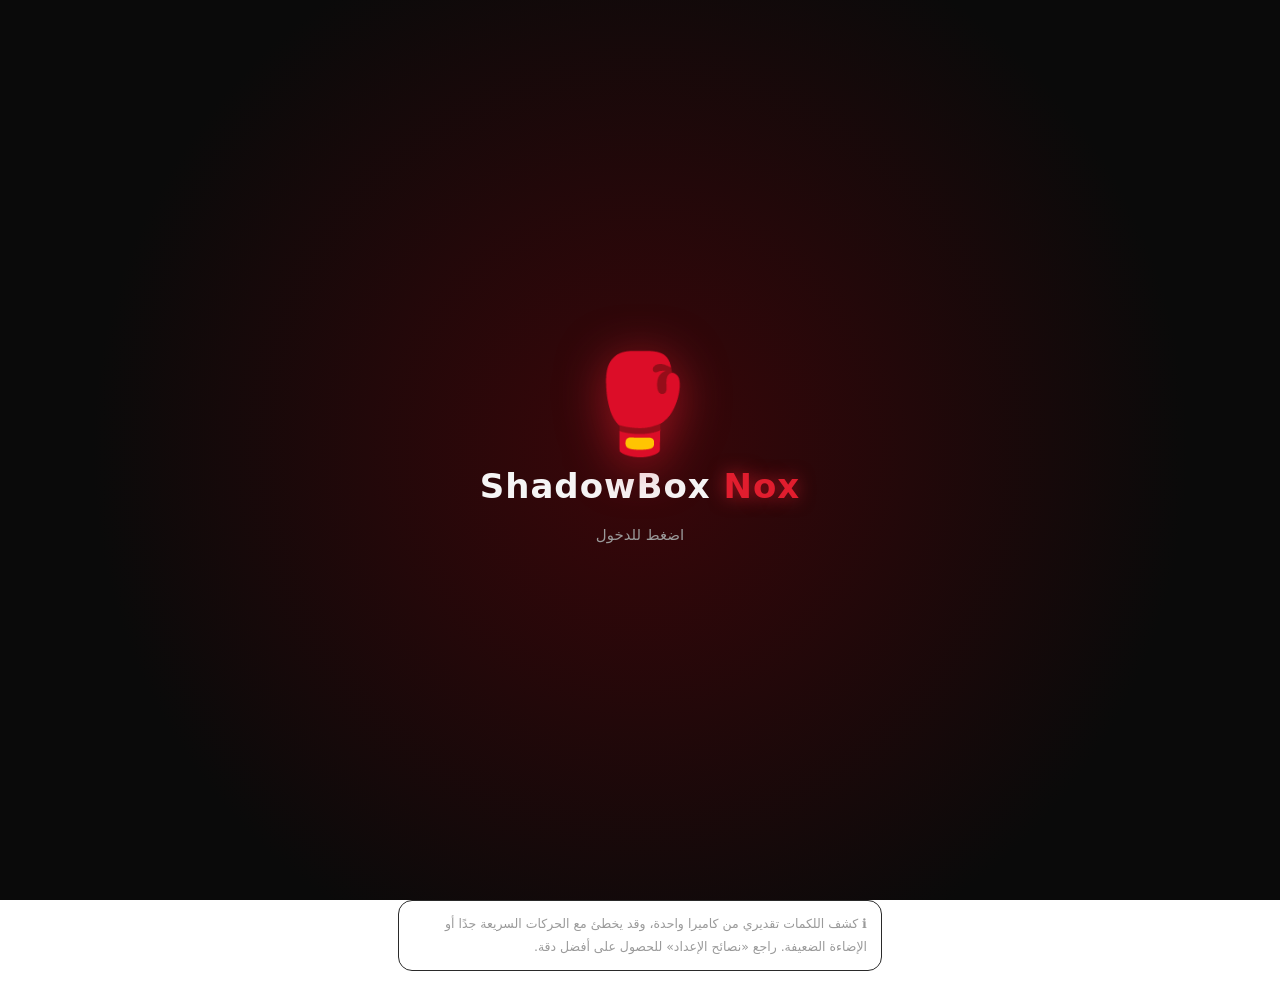
<file: character-preview.html>
<!doctype html>
<html lang="ar" dir="rtl">
<head>
<meta charset="utf-8">
<meta name="viewport" content="width=device-width,initial-scale=1">
<meta http-equiv="refresh" content="0;url=./?v=learning-clean2">
<title>ShadowBox Nox</title>
</head>
<body style="background:#0a0a0a;color:#fff;font-family:system-ui;text-align:center;padding:3rem">
<p>تم نقل معاينة الشخصية. جارٍ فتح ShadowBox Nox…</p>
<p><a style="color:#ff5966" href="./?v=learning-clean2">اضغط هنا للعودة إلى التطبيق</a></p>
<script>location.replace("./?v=learning-clean2");</script>
</body>
</html>
</file>
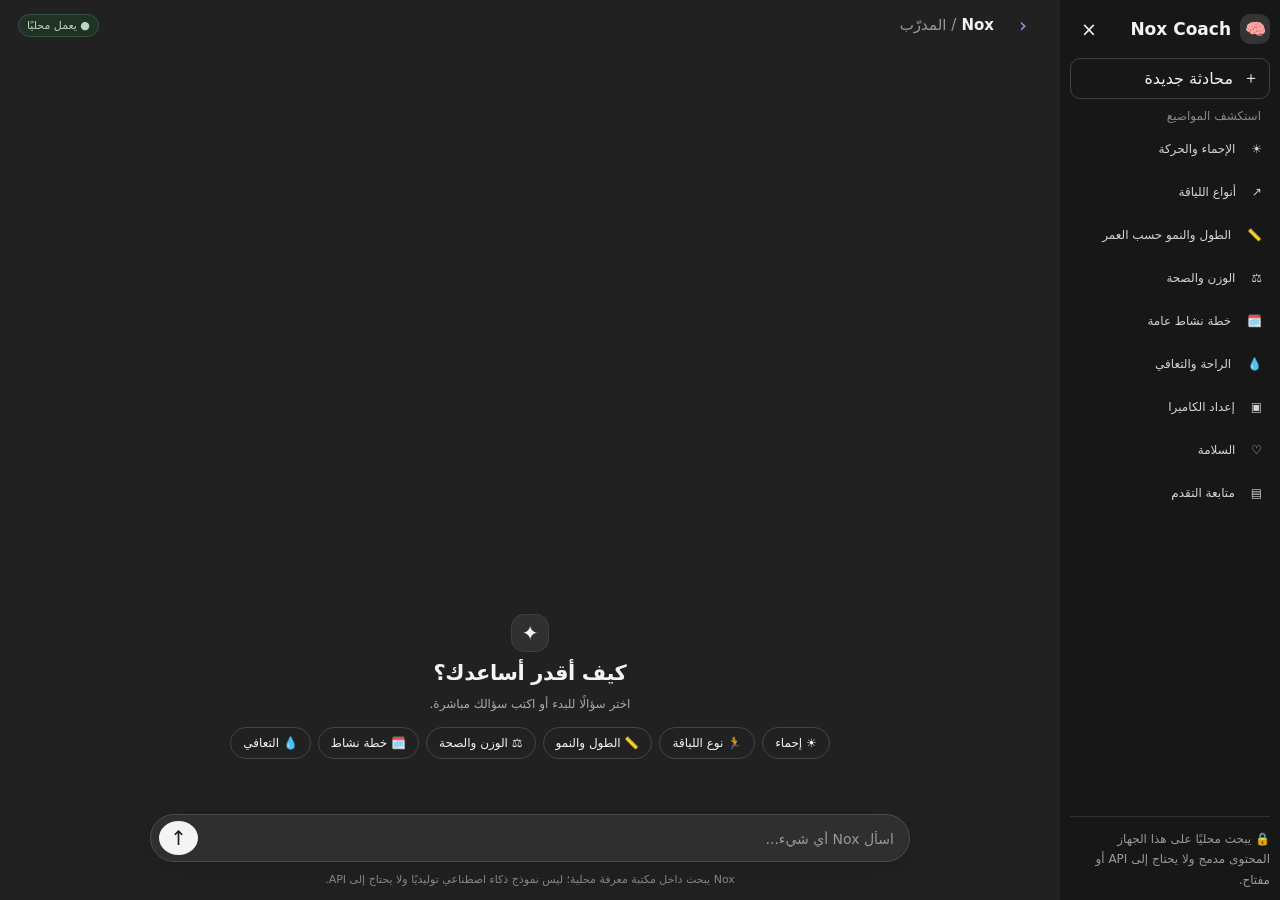
<file: coach-preview.html>
<!doctype html>
<html lang="ar" dir="rtl">
<head>
<meta charset="utf-8">
<meta name="viewport" content="width=device-width, initial-scale=1, viewport-fit=cover">
<meta name="theme-color" content="#212121">
<title>Nox — المدرّب المحلي</title>
<style>
:root{color-scheme:dark;--bg:#212121;--side:#171717;--panel:#2f2f2f;--line:#414141;--text:#f4f4f4;--muted:#aaa;--accent:#e11d2e;--user:#303030}
*{box-sizing:border-box}html,body{margin:0;min-height:100%;background:var(--bg);color:var(--text);font-family:system-ui,-apple-system,"Segoe UI",sans-serif}body{min-height:100dvh}
button,input{font:inherit}button{cursor:pointer;color:inherit}button:focus-visible,input:focus-visible{outline:2px solid #aaa;outline-offset:3px}
.app{display:flex;min-height:100dvh}.sidebar{width:220px;background:var(--side);padding:10px;display:flex;flex-direction:column;gap:10px;flex-shrink:0}.side-top{display:flex;align-items:center;justify-content:space-between;gap:8px}.brand{font-size:17px;font-weight:650;display:flex;align-items:center;gap:9px}.brand-icon{display:grid;place-items:center;width:30px;height:30px;border-radius:10px;background:#343434}.icon-btn{width:38px;height:38px;border:1px solid transparent;background:transparent;border-radius:10px;font-size:19px;display:grid;place-items:center}.icon-btn:hover,.side-link:hover{background:#292929}.new-chat{border:1px solid #414141;border-radius:10px;padding:9px 10px;background:transparent;text-align:right;display:flex;gap:10px;align-items:center}.side-caption{font-size:12px;color:#888;padding:0 9px}.side-link{border:0;background:transparent;text-align:right;border-radius:8px;padding:8px;font-size:12px;color:#d4d4d4}.side-bottom{margin-top:auto;border-top:1px solid #303030;padding-top:12px;color:#999;font-size:12px;line-height:1.7}
.main{min-width:0;flex:1;display:flex;flex-direction:column;min-height:100dvh;position:relative}.topbar{height:50px;display:flex;align-items:center;gap:10px;padding:0 18px;position:sticky;top:0;background:rgba(33,33,33,.94);backdrop-filter:blur(10px);z-index:3}.top-title{font-size:15px;font-weight:600}.local{font-size:11px;color:#b8d8bd;border:1px solid #36523c;background:#203126;padding:4px 8px;border-radius:20px;margin-right:auto;white-space:nowrap}.mobile-menu{display:none}
.chat-scroll{flex:1;display:flex;flex-direction:column;align-items:center;width:100%;padding:8px 18px 6px}.chat{width:min(100%,800px);display:flex;flex-direction:column;gap:8px;flex:1;min-height:0}.welcome{margin:auto auto 8px;text-align:center;width:100%;padding:8px 0 4px}.welcome-icon{width:38px;height:38px;border-radius:13px;background:#303030;display:grid;place-items:center;font-size:20px;margin:0 auto 9px;border:1px solid #414141}.welcome h1{font-size:21px;font-weight:600;letter-spacing:-.4px;margin:0 0 10px}.welcome p{color:#aaa;font-size:12px;line-height:1.6;margin:0 auto;max-width:490px}
.suggestions{display:flex;flex-wrap:wrap;justify-content:center;gap:7px;width:min(100%,720px);margin:13px auto 0}.suggestion{border:1px solid #444;background:transparent;border-radius:999px;padding:8px 12px;text-align:right;min-height:0;transition:background .15s,border-color .15s}.suggestion:hover{background:#2b2b2b;border-color:#666}.suggestion strong{font-size:12px;font-weight:500;display:block;margin:0}.suggestion span{display:none}
.messages{display:flex;flex-direction:column;gap:18px;padding:8px 0 16px}.msg-row{display:flex;gap:11px;align-items:flex-start;max-width:100%}.msg-row.user-row{justify-content:flex-start}.avatar{width:29px;height:29px;border-radius:50%;flex:0 0 29px;display:grid;place-items:center;font-size:14px;background:#383838}.avatar.bot-avatar{background:#d9d9d9;color:#202020}.msg{font-size:14px;line-height:1.9;white-space:pre-wrap;overflow-wrap:anywhere;padding-top:1px}.user-row .msg{background:#303030;border:1px solid #3b3b3b;border-radius:18px;padding:9px 14px;max-width:min(85%,600px)}.bot-row .msg{max-width:100%;flex:1}
.composer-area{width:100%;padding:5px 18px max(10px,env(safe-area-inset-bottom));background:linear-gradient(0deg,var(--bg) 80%,transparent)}.composer-wrap{width:min(100%,760px);margin:0 auto}.composer{display:flex;align-items:flex-end;gap:8px;padding:6px 8px;background:#2f2f2f;border:1px solid #4b4b4b;border-radius:25px;box-shadow:0 6px 25px #0002}.composer input{flex:1;min-width:0;border:0;outline:0!important;background:transparent;color:var(--text);padding:8px 7px;font-size:14px}.composer input::placeholder{color:#999}.send{width:34px;height:34px;border:0;border-radius:50%;background:#f4f4f4;color:#202020;display:grid;place-items:center;font-size:20px;flex:0 0 39px}.send:hover{background:#ddd}.composer-note{text-align:center;color:#858585;font-size:11px;line-height:1.7;padding-top:9px}.empty-hide{display:none!important}.overlay{display:none}
@media(min-width:850px){.sidebar{position:sticky;top:0;height:100dvh}}
@media(max-width:700px){.sidebar{position:fixed;z-index:10;top:0;bottom:0;right:0;transform:translateX(105%);transition:transform .2s;width:min(285px,85vw);box-shadow:-20px 0 50px #0005}.sidebar.open{transform:translateX(0)}.overlay.show{display:block;position:fixed;inset:0;background:#0008;z-index:9}.mobile-menu{display:grid}.topbar{padding:0 10px;height:48px}.chat-scroll{padding:4px 12px}.welcome{padding:5px 0 2px}.welcome h1{font-size:19px;margin-bottom:5px}.welcome p{font-size:11px;line-height:1.5}.welcome-icon{width:32px;height:32px;font-size:17px;margin-bottom:6px}.suggestions{gap:6px;margin-top:9px}.suggestion{padding:7px 10px}.suggestion strong{font-size:11px}.composer-area{padding-left:10px;padding-right:10px}.messages{gap:14px}.msg{font-size:13px}.local{font-size:10px}}
@media(max-width:360px){.suggestions{gap:5px}.suggestion{padding:6px 8px}.welcome h1{font-size:18px}}
</style>
</head>
<body>
<div class="app">
<aside class="sidebar" id="sidebar" aria-label="القائمة الجانبية">
<div class="side-top"><div class="brand"><span class="brand-icon">🧠</span><span>Nox Coach</span></div><button class="icon-btn" id="closeSidebar" aria-label="إغلاق القائمة">×</button></div>
<button class="new-chat" id="newChat"><span>＋</span><span>محادثة جديدة</span></button>
<div class="side-caption">استكشف المواضيع</div>
<button class="side-link" data-q="warmup">☀️　 الإحماء والحركة</button>
<button class="side-link" data-q="fitness">↗️　 أنواع اللياقة</button>
<button class="side-link" data-q="growth">📏　 الطول والنمو حسب العمر</button>
<button class="side-link" data-q="weight">⚖️　 الوزن والصحة</button>
<button class="side-link" data-q="plan">🗓️　 خطة نشاط عامة</button>
<button class="side-link" data-q="recovery">💧　 الراحة والتعافي</button>
<button class="side-link" data-q="camera">▣　 إعداد الكاميرا</button>
<button class="side-link" data-q="safety">♡　 السلامة</button>
<button class="side-link" data-q="progress">▤　 متابعة التقدم</button>
<div class="side-bottom">🔒 يبحث محليًا على هذا الجهاز<br>المحتوى مدمج ولا يحتاج إلى API أو مفتاح.</div>
</aside>
<div class="overlay" id="overlay"></div>
<main class="main">
<header class="topbar"><a class="icon-btn" href="index.html" aria-label="العودة إلى ShadowBox" title="العودة إلى ShadowBox" style="text-decoration:none">‹</a><button class="icon-btn mobile-menu" id="openSidebar" aria-label="فتح القائمة">☰</button><div class="top-title">Nox <span style="color:#999;font-weight:400">/ المدرّب</span></div><div class="local">● يعمل محليًا</div></header>
<div class="chat-scroll"><section class="chat" id="chat">
<div class="welcome" id="welcome"><div class="welcome-icon">✦</div><h1>كيف أقدر أساعدك؟</h1><p>اختر سؤالًا للبدء أو اكتب سؤالك مباشرة.</p>
<div class="suggestions">
<button class="suggestion" data-q="warmup"><strong>☀️ إحماء</strong></button>
<button class="suggestion" data-q="fitness"><strong>🏃 نوع اللياقة</strong></button>
<button class="suggestion" data-q="growth"><strong>📏 الطول والنمو</strong></button>
<button class="suggestion" data-q="weight"><strong>⚖️ الوزن والصحة</strong></button>
<button class="suggestion" data-q="plan"><strong>🗓️ خطة نشاط</strong></button>
<button class="suggestion" data-q="recovery"><strong>💧 التعافي</strong></button>
</div></div>
<div class="messages" id="messages" aria-live="polite"></div>
</section></div>
<div class="composer-area"><div class="composer-wrap"><form class="composer" id="form"><input id="question" maxlength="300" placeholder="اسأل Nox أي شيء..." autocomplete="off" required aria-label="اكتب سؤالك"><button class="send" type="submit" aria-label="إرسال الرسالة">↑</button></form><div class="composer-note">Nox يبحث داخل مكتبة معرفة محلية؛ ليس نموذج ذكاء اصطناعي توليديًا ولا يحتاج إلى API.</div></div></div>
</main></div>
<script src="./knowledge-base.js?v=5"></script>
<script>
const searchBoxingKnowledge = (...args) => window.ShadowBoxKnowledge?.searchBoxingKnowledge(...args) || null;
const answers={
warmup:"ابدأ بتحضير لطيف لبضع دقائق، مثل المشي بهدوء في المكان وتحريك الكتفين والذراعين ضمن مدى مريح. لا تحوّل الإحماء إلى اختبار، وتوقّف إذا شعرت بألم أو دوخة.",
fitness:"توجد أنواع مختلفة من اللياقة: التحمل القلبي التنفسي، القوة، المرونة، التوازن والتناسق. يمكن تطويرها بأنشطة عامة مناسبة لعمرك ومستواك، مع الراحة والتدرّج وتوقّف النشاط عند الألم أو الدوخة.",
growth:"الطول يتأثر بالوراثة ومرحلة البلوغ والصحة العامة، والنمو يختلف كثيرًا بين المراهقين. لا يمكن الحكم على النمو من العمر وحده؛ الطبيب يستخدم منحنيات النمو ومتابعة القياسات مع الوقت. إذا كنت قلقًا بشأن طولك، تحدث مع ولي أمرك وطبيبك.",
weight:"لا يوجد رقم واحد اسمه الوزن المثالي لكل شخص في عمرك. عند المراهقين يُقيّم الوزن مع الطول والعمر والجنس ومرحلة النمو ومنحنيات النمو، وليس بجدول بالغين أو مقارنة بالآخرين. أستطيع شرح العوامل العامة، لكن التقييم الشخصي الأفضل يكون مع طبيب أو ممرض مدرسي.",
plan:"ابدأ بخطة بسيطة ومتوازنة: حركة ممتعة تناسبك، أنشطة خفيفة لتحسين التحمل، تمارين مرونة لطيفة، وأيام راحة كافية. ارفع النشاط تدريجيًا ولا تتمرن رغم الألم أو الدوخة. أخبرني عن مستوى نشاطك وما الذي تستمتع به لأقترح روتينًا عامًا وآمنًا.",
recovery:"التعافي جزء مهم من أي نشاط: اشرب الماء بانتظام، وتناول وجبات متوازنة، ونَم بما يكفي. إذا استمر التعب غير المعتاد، خذ راحة وتحدّث مع شخص بالغ تثق به.",
camera:"ضع الهاتف على سطح ثابت وفي مكان آمن، واجعل الإضاءة أمامك، وتأكد من أذونات الكاميرا. قد تخطئ قراءة الحركة أحيانًا، لذا اعتبر الأرقام تقديرية ولا تعتمد عليها للحكم على صحتك.",
safety:"اختر مساحة خالية وآمنة، وتأكد أن الهاتف مثبت جيدًا. لا تواصل النشاط عند الألم أو الدوخة أو ضيق النفس غير المعتاد، واستشر شخصًا بالغًا تثق به إذا لم تكن متأكدًا مما ينبغي فعله.",
progress:"تابع الانتظام والشعور العام والطاقة والتعافي، وليس رقمًا واحدًا فقط. خذ ملاحظات بسيطة أسبوعيًا، ولا تقارن نفسك بالآخرين."
};
const messages=document.getElementById("messages"),welcome=document.getElementById("welcome"),question=document.getElementById("question");
function addMessage(value,role,sources=[]){welcome.classList.add("empty-hide");const row=document.createElement("div");row.className="msg-row "+(role==="user"?"user-row":"bot-row");const avatar=document.createElement("div");avatar.className="avatar "+(role==="bot"?"bot-avatar":"");avatar.textContent=role==="bot"?"✦":"أنت";const msg=document.createElement("div");msg.className="msg";msg.textContent=value;row.append(avatar,msg);if(role==="bot"&&Array.isArray(sources)&&sources.length){const box=document.createElement("div");box.style.cssText="display:flex;flex-wrap:wrap;gap:8px;margin-top:8px;font-size:12px";sources.slice(0,5).forEach(source=>{if(!source||!/^https:\/\//.test(source.url||""))return;const a=document.createElement("a");a.href=source.url;a.target="_blank";a.rel="noopener noreferrer";a.textContent=source.title||"المصدر";a.style.color="#c8c8c8";box.appendChild(a)});msg.appendChild(box)}messages.appendChild(row);row.scrollIntoView({behavior:"smooth",block:"end"});}
function answer(q){const s=q.toLowerCase();if(/إحماء|احماء|warm.?up/.test(s))return {answer:answers.warmup,sources:[]};const found=searchBoxingKnowledge(q,"ar");if(found)return {answer:found.answer,sources:found.sources};if(/طول|نمو|عمر|growth|height|بلوغ/.test(s))return {answer:answers.growth,sources:[]};if(/وزن|الوزن المناسب|وزن مناسب|سمنة|نحافة|weight|bmi/.test(s))return {answer:answers.weight,sources:[]};if(/خطة|جدول|روتين|plan|routine/.test(s))return {answer:answers.plan,sources:[]};if(/لياق|تمرين|fitness|نشاط/.test(s))return {answer:answers.fitness,sources:[]};if(/راحة|تعاف|نوم|ماء|recovery|rest/.test(s))return {answer:answers.recovery,sources:[]};if(/كاميرا|camera|إضاءة|تتبّع|تتبع/.test(s))return {answer:answers.camera,sources:[]};if(/سلام|ألم|دوخ|إصاب|safety|pain/.test(s))return {answer:answers.safety,sources:[]};if(/تقدم|تقدّم|نتيجة|إحصاء|progress|stats/.test(s))return {answer:answers.progress,sources:[]};return {answer:"لم أجد في المكتبة المحلية معلومات كافية للإجابة بثقة. جرّب سؤالًا أكثر تحديدًا عن الملاكمة أو السلامة أو الإحماء أو التعافي. هذه مكتبة بحث محلية وليست نموذج ذكاء اصطناعي توليديًا، لذلك لن أخمّن عند نقص المعلومات.",sources:[]};}
function ask(q,label){const clean=q.trim();if(!clean)return;addMessage(label||clean,"user");const result=answer(clean);addMessage(result.answer,"bot",result.sources);question.value="";closeMenu();question.focus();}
document.querySelectorAll("[data-q]").forEach(b=>b.addEventListener("click",()=>{const k=b.dataset.q;ask(k,({warmup:"أريد نصائح للإحماء",fitness:"ما أنواع اللياقة؟",growth:"كيف أفهم الطول والنمو حسب العمر؟",weight:"ما الوزن الصحي في سن المراهقة؟",plan:"اقترح خطة نشاط عامة وآمنة",recovery:"كيف أتعافى وأرتاح؟",camera:"كيف أجهّز الكاميرا؟",safety:"أعطني نصائح للسلامة",progress:"كيف أتابع تقدمي؟"})[k]||b.textContent.trim());}));
document.getElementById("form").addEventListener("submit",e=>{e.preventDefault();const q=question.value.trim();if(!q)return;ask(q);});
const sidebar=document.getElementById("sidebar"),overlay=document.getElementById("overlay");function openMenu(){sidebar.classList.add("open");overlay.classList.add("show")}function closeMenu(){sidebar.classList.remove("open");overlay.classList.remove("show")}document.getElementById("openSidebar").addEventListener("click",openMenu);document.getElementById("closeSidebar").addEventListener("click",closeMenu);overlay.addEventListener("click",closeMenu);document.getElementById("newChat").addEventListener("click",()=>{messages.replaceChildren();welcome.classList.remove("empty-hide");closeMenu();question.value="";});
</script>
</body>
</html>
</file>
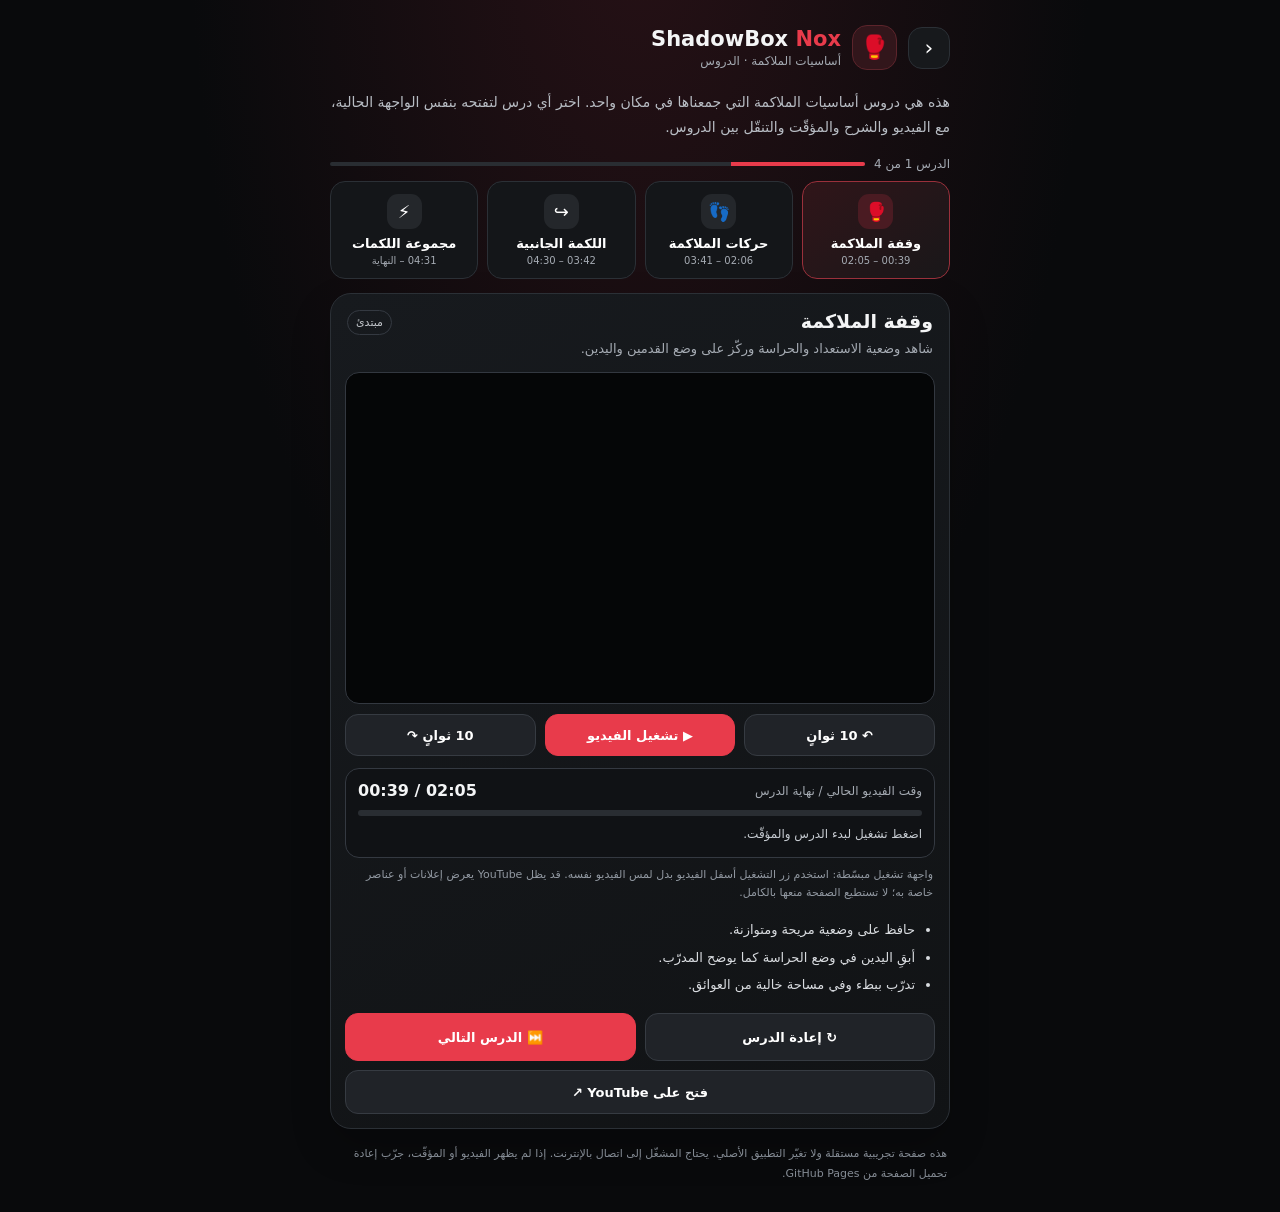
<file: learning-preview.html>
<!doctype html>
<html lang="ar" dir="rtl">
<head>
<meta charset="utf-8"><meta name="viewport" content="width=device-width,initial-scale=1,viewport-fit=cover"><meta name="theme-color" content="#090a0c">
<title>ShadowBoxNox — دروس الملاكمة</title>
<style>
:root{color-scheme:dark;--bg:#090a0c;--line:#2b3036;--text:#f4f5f6;--muted:#a5abb3;--red:#e83b4b;--soft:#32161b;--green:#63d49b}*{box-sizing:border-box;-webkit-tap-highlight-color:transparent}body{margin:0;background:radial-gradient(ellipse at 50% -10%,#271116 0,var(--bg) 50%);color:var(--text);font-family:system-ui,-apple-system,"Segoe UI",Tahoma,sans-serif;min-height:100vh}main{width:min(100%,650px);margin:auto;padding:calc(env(safe-area-inset-top) + 16px) 15px calc(env(safe-area-inset-bottom) + 28px)}header{display:flex;align-items:center;gap:11px;margin-bottom:20px}.back{width:42px;height:42px;display:grid;place-items:center;border:1px solid var(--line);border-radius:14px;color:white;background:#17191c;text-decoration:none;font-size:22px}.logo{width:45px;height:45px;display:grid;place-items:center;background:var(--soft);border:1px solid #5c242b;border-radius:15px;font-size:23px}h1{font-size:21px;margin:0}h1 span{color:var(--red)}.eyebrow{font-size:12px;color:var(--muted);margin-top:3px}.intro{font-size:14px;line-height:1.8;color:#b8bdc4;margin:0 0 17px}.progress{display:flex;align-items:center;gap:9px;font-size:12px;color:var(--muted);margin-bottom:10px}.track{height:4px;background:#292d32;border-radius:9px;flex:1;overflow:hidden}.fill{height:100%;background:var(--red);width:25%;transition:width .2s}.lessons{display:grid;grid-template-columns:repeat(2,minmax(0,1fr));gap:9px;margin-bottom:14px}.lesson{min-height:72px;display:flex;align-items:center;gap:9px;text-align:right;padding:11px;border-radius:15px;border:1px solid var(--line);background:#141619;color:white;font:inherit;cursor:pointer}.lesson.active{border-color:#9a303b;background:linear-gradient(140deg,#301519,#191719)}.ico{flex:none;width:35px;height:35px;display:grid;place-items:center;border-radius:11px;background:#24272b;font-size:18px}.lesson.active .ico{background:#4a1b22}.lesson.completed{border-color:#285842}.lesson.completed strong:after{content:" ✓";color:var(--green)}.btn:disabled{opacity:.45;cursor:not-allowed}.lesson strong{display:block;font-size:13px}.lesson small{display:block;color:var(--muted);font-size:11px;margin-top:4px}.card{border:1px solid var(--line);background:linear-gradient(155deg,#171a1e,#111315);border-radius:21px;padding:14px;box-shadow:0 18px 40px #0003}.head{display:flex;align-items:flex-start;justify-content:space-between;gap:10px;margin:2px 2px 12px}h2{font-size:19px;margin:0}.tag{font-size:11px;border:1px solid #343941;border-radius:20px;padding:5px 8px;color:#c3c7cc;white-space:nowrap}.desc{font-size:13px;color:var(--muted);line-height:1.7;margin:6px 0 0}.video{width:100%;aspect-ratio:16/9;border:1px solid #333840;border-radius:14px;overflow:hidden;background:#050607}.video iframe{width:100%;height:100%;border:0;display:block}.video-controls{display:flex;gap:9px;margin-top:10px}.video-controls .btn{min-height:42px}.timer{margin-top:12px;padding:12px;border:1px solid #343941;background:#101215;border-radius:14px}.timer-top{display:flex;align-items:center;justify-content:space-between;gap:10px}.timer-label{font-size:12px;color:var(--muted)}.time{font-size:16px;font-weight:750;font-variant-numeric:tabular-nums;direction:ltr}.timer-track{height:6px;border-radius:8px;background:#292d32;overflow:hidden;margin-top:10px}.timer-fill{height:100%;width:0;background:var(--green);transition:width .15s linear}.timer-status{font-size:12px;line-height:1.7;color:#c8cdd3;margin-top:8px}.timer-status.done{color:var(--green)}.hint{font-size:11px;color:#9299a2;line-height:1.7;margin:8px 2px 0}.tips{padding:0 20px 0 0;margin:15px 0;color:#d9dce0;font-size:13px;line-height:1.9}.tips li{margin:3px 0}.actions{display:grid;grid-template-columns:repeat(2,minmax(0,1fr));gap:9px}.actions #youtube{grid-column:1/-1}.actions #nextLesson{display:flex!important;visibility:visible!important;opacity:1!important;min-height:48px}.btn{flex:1;min-height:44px;display:flex;align-items:center;justify-content:center;padding:10px;border:1px solid #363b42;border-radius:13px;background:#202328;color:white;text-decoration:none;font:inherit;font-size:13px;font-weight:700;cursor:pointer}.btn.primary{background:var(--red);border-color:var(--red)}.note{margin:15px 3px 0;color:#858c95;font-size:11px;line-height:1.8}@media(min-width:520px){main{padding-top:25px}.lessons{grid-template-columns:repeat(4,minmax(0,1fr))}.lesson{display:block;text-align:center;padding:12px 7px}.ico{margin:0 auto 7px}.lesson small{font-size:10px}}
</style></head>
<body><main>
<header><a class="back" href="https://kdhgdjfdf-design.github.io/shadowbox/" aria-label="العودة للتطبيق">‹</a><div class="logo">🥊</div><div><h1>ShadowBox <span>Nox</span></h1><div class="eyebrow">أساسيات الملاكمة · الدروس</div></div></header>
<p class="intro">هذه هي دروس أساسيات الملاكمة التي جمعناها في مكان واحد. اختر أي درس لتفتحه بنفس الواجهة الحالية، مع الفيديو والشرح والمؤقّت والتنقّل بين الدروس.</p>
<div class="progress"><span id="step">الدرس 1 من 4</span><div class="track"><div class="fill" id="fill"></div></div></div>
<nav class="lessons" aria-label="الدروس">
<button class="lesson active" data-id="stance"><span class="ico">🥊</span><span><strong>وقفة الملاكمة</strong><small>00:39 – 02:05</small></span></button>
<button class="lesson" data-id="movement"><span class="ico">👣</span><span><strong>حركات الملاكمة</strong><small>02:06 – 03:41</small></span></button>
<button class="lesson" data-id="hook"><span class="ico">↪️</span><span><strong>اللكمة الجانبية</strong><small>03:42 – 04:30</small></span></button>
<button class="lesson" data-id="combo"><span class="ico">⚡</span><span><strong>مجموعة اللكمات</strong><small>04:31 – النهاية</small></span></button>
</nav>
<section class="card" aria-live="polite"><div class="head"><div><h2 id="title">وقفة الملاكمة</h2><p class="desc" id="desc">شاهد وضعية الاستعداد والحراسة وركّز على وضع القدمين واليدين.</p></div><span class="tag">مبتدئ</span></div>
<div class="video"><div id="player"></div></div>
<div class="video-controls"><button class="btn" id="back10" type="button" aria-label="الرجوع 10 ثوانٍ">↶ 10 ثوانٍ</button><button class="btn primary" id="playPause" type="button">▶ تشغيل الفيديو</button><button class="btn" id="forward10" type="button" aria-label="التقديم 10 ثوانٍ">10 ثوانٍ ↷</button></div>
<div class="timer" aria-live="polite"><div class="timer-top"><span class="timer-label">وقت الفيديو الحالي / نهاية الدرس</span><span class="time" id="time">00:39 / 02:05</span></div><div class="timer-track"><div class="timer-fill" id="timerFill"></div></div><div class="timer-status" id="timerStatus">اضغط تشغيل لبدء الدرس والمؤقّت.</div></div>
<p class="hint">واجهة تشغيل مبسّطة: استخدم زر التشغيل أسفل الفيديو بدل لمس الفيديو نفسه. قد يظل YouTube يعرض إعلانات أو عناصر خاصة به؛ لا تستطيع الصفحة منعها بالكامل.</p>
<ul class="tips" id="tips"><li>حافظ على وضعية مريحة ومتوازنة.</li><li>أبقِ اليدين في وضع الحراسة كما يوضح المدرّب.</li><li>تدرّب ببطء وفي مساحة خالية من العوائق.</li></ul>
<div class="actions"><button class="btn" id="replay">↻ إعادة الدرس</button><button class="btn primary" id="nextLesson" disabled>⏭️ الدرس التالي</button><a class="btn" id="youtube" href="https://www.youtube.com/watch?v=7OW6M4DdDvQ&amp;t=39s" target="_blank" rel="noopener noreferrer">فتح على YouTube ↗</a></div></section>
<p class="note">هذه صفحة تجريبية مستقلة ولا تغيّر التطبيق الأصلي. يحتاج المشغّل إلى اتصال بالإنترنت. إذا لم يظهر الفيديو أو المؤقّت، جرّب إعادة تحميل الصفحة من GitHub Pages.</p>
</main>
<script>
const VIDEO_ID='7OW6M4DdDvQ';
const lessons={
 stance:{title:'وقفة الملاكمة',desc:'شاهد وضعية الاستعداد والحراسة وركّز على وضع القدمين واليدين.',start:39,end:125,tips:['حافظ على وضعية مريحة ومتوازنة.','أبقِ اليدين في وضع الحراسة كما يوضح المدرّب.','تدرّب ببطء وفي مساحة خالية من العوائق.']},
 movement:{title:'حركات الملاكمة',desc:'لاحظ كيف يتحرك الجسم والقدمان مع الحفاظ على التوازن.',start:126,end:221,tips:['اجعل الخطوات قصيرة ومتحكّمًا بها.','تجنب تقاطع القدمين أثناء الحركة.','حافظ على وضعية الحراسة حسب شرح المدرّب.']},
 hook:{title:'اللكمة الجانبية',desc:'ركّز على مسار اللكمة الجانبية وطريقة تنفيذها كما يعرضها المدرّب.',start:222,end:270,tips:['شاهد الحركة كاملة قبل تجربتها.','لا تستخدم قوة مفرطة؛ الأولوية للتقنية والتوازن.','توقف إذا شعرت بألم.']},
 combo:{title:'مجموعة اللكمات',desc:'تابع تسلسل اللكمات حتى نهاية الفيديو، وركّز على الانتقال المنظّم بينها.',start:271,end:null,tips:['ابدأ ببطء حتى تفهم التسلسل.','أعد اليدين إلى وضع الحراسة بين الحركات.','تدرّب في مساحة مفتوحة وآمنة.']}
};
const ids=Object.keys(lessons);let current='stance',player=null,finished=false;const completed=new Set();
const $=id=>document.getElementById(id);
function fmt(s){s=Math.max(0,Math.floor(Number(s)||0));return String(Math.floor(s/60)).padStart(2,'0')+':'+String(s%60).padStart(2,'0')}
function endTime(l){if(l.end!==null)return l.end;if(player){const d=player.getDuration();if(d>0)return d}return null}
function markComplete(){completed.add(current);document.querySelectorAll('.lesson').forEach(b=>b.classList.toggle('completed',completed.has(b.dataset.id)));const i=ids.indexOf(current);$('fill').style.width=(completed.size/ids.length*100)+'%';$('step').textContent='الدرس '+(i+1)+' من '+ids.length+' · المكتمل '+completed.size+'/'+ids.length;$('nextLesson').disabled=false;$('nextLesson').textContent=i===ids.length-1?'✓ تم إكمال الدروس':'⏭️ الدرس التالي';}
function renderTimer(){
 if(!player||typeof player.getCurrentTime!=='function')return;
 const l=lessons[current],now=player.getCurrentTime()||l.start,end=endTime(l);
 $('time').textContent=fmt(now)+' / '+(end===null?'--:--':fmt(end));
 $('timerFill').style.width=(end===null?0:Math.max(0,Math.min(100,(now-l.start)/Math.max(1,end-l.start)*100)))+'%';
 if(finished){$('timerStatus').textContent='انتهى الدرس! اختر الدرس التالي أو أعد المشاهدة.';$('timerStatus').classList.add('done');markComplete()}
 else if(player.getPlayerState()===YT.PlayerState.PLAYING){$('timerStatus').textContent='الفيديو يعمل؛ سيتوقف عند '+(end===null?'نهاية الفيديو':fmt(end))+'.';$('timerStatus').classList.remove('done')}
 else{$('timerStatus').textContent='اضغط تشغيل لمتابعة الدرس. المؤقّت يتبع وقت الفيديو.';$('timerStatus').classList.remove('done')}
 if(end!==null&&!finished&&now>=end-0.25){finished=true;player.seekTo(end,false);player.pauseVideo();$('playPause').textContent='↻ إعادة التشغيل';$('timerStatus').textContent='انتهى الدرس! اختر الدرس التالي أو أعد المشاهدة.';$('timerStatus').classList.add('done');$('timerFill').style.width='100%';markComplete()}
}
function onYouTubeIframeAPIReady(){
 player=new YT.Player('player',{width:'100%',height:'100%',videoId:VIDEO_ID,playerVars:{playsinline:1,controls:0,fs:0,disablekb:1,iv_load_policy:3,cc_load_policy:0,rel:0,origin:location.origin},events:{
 onReady:()=>loadLesson('stance',true),
 onStateChange:e=>{if(e.data===YT.PlayerState.PLAYING){const l=lessons[current],t=player.getCurrentTime();if(l.end!==null&&t>=l.end-0.25){finished=true;player.seekTo(l.end,false);player.pauseVideo();$('playPause').textContent='↻ إعادة التشغيل';$('timerStatus').textContent='انتهى الدرس! اختر الدرس التالي أو أعد المشاهدة.';$('timerStatus').classList.add('done');$('timerFill').style.width='100%';markComplete()}else{if(t<l.start-1){player.seekTo(l.start,true);finished=false}$('playPause').textContent='Ⅱ إيقاف مؤقت'}}if(e.data===YT.PlayerState.PAUSED||e.data===YT.PlayerState.CUED){$('playPause').textContent='▶ تشغيل الفيديو'}if(e.data===YT.PlayerState.ENDED){$('playPause').textContent='↻ إعادة التشغيل';finished=true;$('timerStatus').textContent='انتهى الفيديو والدرس!';$('timerStatus').classList.add('done');markComplete()}renderTimer()},
 onError:()=>{$('timerStatus').textContent='تعذّر تشغيل الفيديو. جرّب فتحه على YouTube أو إعادة تحميل الصفحة.'}
 }});
 setInterval(renderTimer,250);
}
function loadLesson(id,initial=false){
 current=id;finished=false;const l=lessons[id],i=ids.indexOf(id);
 $('title').textContent=l.title;$('desc').textContent=l.desc;$('tips').replaceChildren(...l.tips.map(t=>{const li=document.createElement('li');li.textContent=t;return li}));
 $('step').textContent='الدرس '+(i+1)+' من '+ids.length+' · المكتمل '+completed.size+'/'+ids.length;$('fill').style.width=((completed.size)/ids.length*100)+'%';document.querySelectorAll('.lesson').forEach(b=>{b.classList.toggle('active',b.dataset.id===id);b.classList.toggle('completed',completed.has(b.dataset.id))});$('nextLesson').disabled=i===ids.length-1;$('nextLesson').textContent=i===ids.length-1?'🏁 اكتملت الدروس':'⏭️ الدرس التالي';
 $('youtube').href='https://www.youtube.com/watch?v='+VIDEO_ID+'&t='+l.start+'s';$('time').textContent=fmt(l.start)+' / '+(l.end===null?'نهاية الفيديو':fmt(l.end));$('timerFill').style.width='0%';$('timerStatus').textContent='الدرس جاهز من '+fmt(l.start)+'. اضغط تشغيل.';$('timerStatus').classList.remove('done');
 if(player&&player.cueVideoById){player.cueVideoById({videoId:VIDEO_ID,startSeconds:l.start});}
}
document.querySelectorAll('.lesson').forEach(b=>b.addEventListener('click',()=>loadLesson(b.dataset.id)));
function seekBy(seconds){if(!player||typeof player.getCurrentTime!=='function')return;const l=lessons[current],end=endTime(l);let target=Math.max(l.start,(player.getCurrentTime()||l.start)+seconds);if(end!==null&&target>=end){target=end;finished=true;player.seekTo(target,false);player.pauseVideo();$('playPause').textContent='↻ إعادة التشغيل';$('timerStatus').textContent='انتهى الدرس! اختر الدرس التالي أو أعد المشاهدة.';$('timerStatus').classList.add('done');$('timerFill').style.width='100%';markComplete();renderTimer();return}finished=false;$('timerStatus').classList.remove('done');player.seekTo(target,true);renderTimer()}
$('back10').addEventListener('click',()=>seekBy(-10));$('forward10').addEventListener('click',()=>seekBy(10));
$('playPause').addEventListener('click',()=>{if(!player)return;if(player.getPlayerState()===YT.PlayerState.PLAYING){player.pauseVideo()}else{const l=lessons[current],t=player.getCurrentTime();if(t<l.start-1||(l.end!==null&&t>=l.end)||finished){finished=false;player.seekTo(l.start,true)}player.playVideo()}});
$('nextLesson').addEventListener('click',()=>{const i=ids.indexOf(current);completed.add(current);document.querySelectorAll('.lesson').forEach(b=>b.classList.toggle('completed',completed.has(b.dataset.id)));$('fill').style.width=(completed.size/ids.length*100)+'%';if(i<ids.length-1){loadLesson(ids[i+1]);}else{$('step').textContent='اكتملت الدروس '+completed.size+'/'+ids.length;$('nextLesson').textContent='✓ تم إكمال الدروس';$('nextLesson').disabled=true;}});
$('replay').addEventListener('click',()=>{finished=false;const l=lessons[current];$('timerStatus').textContent='إعادة الدرس من '+fmt(l.start)+'…';$('timerStatus').classList.remove('done');if(player&&player.seekTo){player.seekTo(l.start,true);player.playVideo()}});
window.onYouTubeIframeAPIReady=onYouTubeIframeAPIReady;const tag=document.createElement('script');tag.src='https://www.youtube.com/iframe_api';document.head.appendChild(tag);
</script></body></html>
</file>
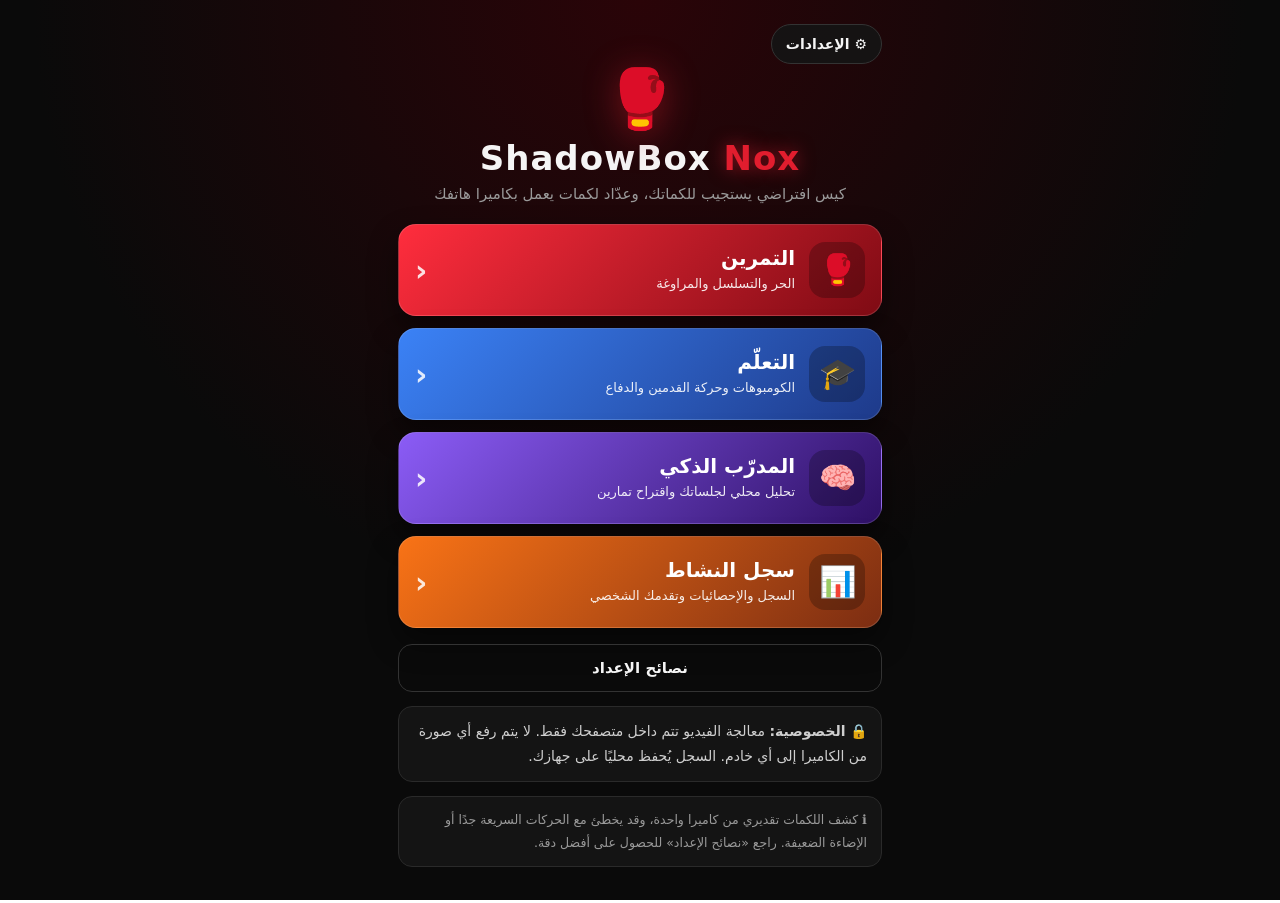
<file: preview-nox.html>
<!DOCTYPE html>
<html lang="ar" dir="rtl">
<head>
  <meta charset="UTF-8" />
  <meta name="viewport" content="width=device-width, initial-scale=1, maximum-scale=1, viewport-fit=cover" />
  <meta name="theme-color" content="#0a0a0a" />
  <meta name="description" content="ShadowBox Nox - shadow boxing trainer with your phone camera. تدريب الملاكمة الافتراضي بكاميرا هاتفك." />
  <title>ShadowBox Nox — Preview 🥊</title>
  <link rel="stylesheet" href="style.css?v=coach3d3" />
  <link rel="manifest" href="manifest.json" />
  <link rel="apple-touch-icon" href="icon-192.png" />
</head>
<body>

  <!-- ============ شاشة الدخول ============ -->
  <div id="splash" class="splash" hidden style="display:none!important" aria-hidden="true">
    <div class="splash-logo">🥊</div>
    <div class="splash-name">ShadowBox <span>Nox</span></div>
    <p class="splash-hint" data-i18n="splash_hint">اضغط للدخول</p>
  </div>

  <!-- ============ الشاشة الرئيسية: أربعة أقسام ============ -->
  <main id="homeScreen" class="screen active">
    <div class="topbar">
      <button id="btnSettings" class="chip" data-i18n="btn_settings">⚙️ الإعدادات</button>
    </div>

    <header class="brand">
      <div class="logo">🥊</div>
      <h1>ShadowBox <span>Nox</span></h1>
      <p class="tagline" data-i18n="tagline"></p>
    </header>

    <div id="banner" class="banner" hidden data-i18n-html="banner_https"></div>

    <nav class="nav-list">
      <button id="btnTraining" class="nav-bar nav-train">
        <span class="mode-logo">🥊</span>
        <span class="mode-text"><b data-i18n="nav_training">التمرين</b><small data-i18n="nav_training_desc"></small></span>
        <span class="mode-arrow"></span>
      </button>
      <button id="btnLearn" class="nav-bar nav-learn">
        <span class="mode-logo">🎓</span>
        <span class="mode-text"><b data-i18n="nav_learn">التعلّم</b><small data-i18n="nav_learn_desc"></small></span>
        <span class="mode-arrow"></span>
      </button>
      <button id="btnCoach" class="nav-bar nav-coach">
        <span class="mode-logo">🧠</span>
        <span class="mode-text"><b data-i18n="coach_name">المدرّب الذكي</b><small data-i18n="nav_coach_desc"></small></span>
        <span class="mode-arrow"></span>
      </button>
      <button id="btnHistory" class="nav-bar nav-activity">
        <span class="mode-logo">📊</span>
        <span class="mode-text"><b data-i18n="nav_activity">سجل النشاط</b><small data-i18n="nav_activity_desc"></small></span>
        <span class="mode-arrow"></span>
      </button>
    </nav>

    <div class="row">
      <button id="btnHelp" class="btn ghost" data-i18n="btn_help">نصائح الإعداد</button>
    </div>

    <div class="notice" data-i18n-html="notice_privacy"></div>
    <div class="notice small" data-i18n="notice_accuracy"></div>
  </main>

  <!-- ============ قسم التمرين: أنواع التدريب ============ -->
  <main id="trainMenuScreen" class="screen">
    <div class="setup-head">
      <button id="btnTrainBack" class="chip" data-i18n="btn_back">رجوع</button>
      <h2 class="setup-name" data-i18n="nav_training">التمرين</h2>
    </div>

    <h2 class="section-title" data-i18n="modes_title">اختر نوع التدريب</h2>
    <div class="mode-cards">
      <button class="mode-card" data-mode="free">
        <span class="mode-logo">🥊</span>
        <span class="mode-text"><b data-i18n="name_free">حرّ</b><small data-i18n="desc_free"></small></span>
        <span class="mode-arrow"></span>
      </button>
      <button class="mode-card" data-mode="sequence">
        <span class="mode-logo">🎯</span>
        <span class="mode-text"><b data-i18n="name_sequence">تسلسل</b><small data-i18n="desc_sequence"></small></span>
        <span class="mode-arrow"></span>
      </button>
      <button class="mode-card" data-mode="dodge">
        <span class="mode-logo">🛡️</span>
        <span class="mode-text"><b data-i18n="name_dodge">مراوغة</b><small data-i18n="desc_dodge"></small></span>
        <span class="mode-arrow"></span>
      </button>
    </div>
  </main>

  <!-- ============ قسم التعلّم ============ -->
  <main id="learnScreen" class="screen">
    <div class="setup-head">
      <button id="btnLearnBack" class="chip" data-i18n="btn_back">رجوع</button>
      <h2 class="setup-name" data-i18n="nav_learn">التعلّم</h2>
    </div>

    <section class="card three-d-card">
      <div class="three-d-heading">
        <div><span class="eyebrow">SHADOWBOX NOX</span><h2>التعلّم بشخصية بشرية ثلاثية الأبعاد</h2></div>
        <span class="live-dot">● حيّ</span>
      </div>
      <p class="three-d-subtitle">اختر الدرس وشاهد شخصية بشرية كاملة تتحرك لتوضيح الفكرة. تتغيّر الحركة مع اختيارك.</p>
      <div id="boxer3dStage" class="boxer-3d-stage">
        <div class="three-d-loading" id="boxer3dStatus">جارٍ تحميل شخصية الملاكم البشرية…</div>
      </div>
      <div class="move-selector" role="group" aria-label="اختيار حركة التدريب">
        <button type="button" class="move-select active" data-move3d="jab">جاب</button>
        <button type="button" class="move-select" data-move3d="cross">كروس</button>
        <button type="button" class="move-select" data-move3d="guard">حراسة</button>
        <button type="button" class="move-select" data-move3d="dodge">مراوغة</button>
      </div>
      <p id="boxer3dHint" class="three-d-hint">مدّ اليد الأمامية للأمام ثم أعدها بسرعة إلى الحراسة.</p>
    </section>

    <section class="card">
      <h2 data-i18n="learn_combos_t">الكومبوهات</h2>
      <ul class="tips">
        <li data-i18n="learn_combos_1"></li>
        <li data-i18n="learn_combos_2"></li>
      </ul>
      <div class="move-demo">
        <p class="move-demo-title">شاهد الحركة: جاب ثم كروس</p>
        <svg class="boxer-demo demo-combo" viewBox="0 0 240 190" role="img" aria-label="رسم متحرك يوضح الجاب والكروس">
          <circle cx="120" cy="27" r="14" class="demo-head"/>
          <path d="M120 43 L120 95 M120 58 L91 75 L78 58 M120 58 L149 75 L162 58 M120 95 L99 142 L88 174 M120 95 L141 142 L152 174" class="demo-limb"/>
          <path d="M120 58 L83 58 L66 51" class="demo-arm demo-jab-arm"/>
          <path d="M120 58 L153 68 L179 48" class="demo-arm demo-cross-arm"/>
          <circle cx="66" cy="51" r="7" class="demo-glove"/>
          <circle cx="179" cy="48" r="7" class="demo-glove"/>
          <path d="M120 184 L120 187" class="demo-floor"/>
        </svg>
        <small>حافظ على اليد الأخرى قرب الذقن، ثم أعد اليد التي لكمت إلى الحراسة.</small>
      </div>
    </section>

    <section class="card">
      <h2 data-i18n="learn_feet_t">حركة القدمين</h2>
      <ul class="tips">
        <li data-i18n="learn_feet_1"></li>
        <li data-i18n="learn_feet_2"></li>
      </ul>
      <div class="move-demo">
        <p class="move-demo-title">شاهد الحركة: خطوة للأمام ثم رجوع</p>
        <svg class="boxer-demo demo-footwork" viewBox="0 0 240 190" role="img" aria-label="رسم متحرك لحركة القدمين">
          <circle cx="120" cy="27" r="14" class="demo-head"/>
          <path d="M120 43 L120 95 M120 58 L91 75 L78 58 M120 58 L149 75 L162 58" class="demo-limb"/>
          <path d="M120 58 L98 52 L91 41 M120 58 L142 52 L149 41" class="demo-arm"/>
          <circle cx="91" cy="41" r="7" class="demo-glove"/><circle cx="149" cy="41" r="7" class="demo-glove"/>
          <g class="demo-legs"><path d="M120 95 L99 142 L88 174 M120 95 L141 142 L152 174" class="demo-limb"/></g>
          <path d="M28 178 H212" class="demo-floor"/>
          <path d="M50 164 H83 M75 156 L83 164 L75 172" class="demo-arrow"/>
          <path d="M190 164 H157 M165 156 L157 164 L165 172" class="demo-arrow"/>
        </svg>
        <small>خطوات قصيرة وهادئة؛ لا تجمع قدميك ولا تتقاطع ساقاك.</small>
      </div>
    </section>

    <section class="card">
      <h2 data-i18n="learn_def_t">الدفاع</h2>
      <ul class="tips">
        <li data-i18n="learn_def_1"></li>
        <li data-i18n="learn_def_2"></li>
      </ul>
      <div class="move-demo">
        <p class="move-demo-title">شاهد الحركة: مراوغة بسيطة</p>
        <svg class="boxer-demo demo-dodge" viewBox="0 0 240 190" role="img" aria-label="رسم متحرك لمراوغة الرأس">
          <circle cx="120" cy="27" r="14" class="demo-head"/>
          <path d="M120 43 L120 95 M120 58 L91 75 L78 58 M120 58 L149 75 L162 58" class="demo-limb"/>
          <path d="M120 58 L98 52 L91 41 M120 58 L142 52 L149 41" class="demo-arm"/>
          <circle cx="91" cy="41" r="7" class="demo-glove"/><circle cx="149" cy="41" r="7" class="demo-glove"/>
          <path d="M120 95 L99 142 L88 174 M120 95 L141 142 L152 174" class="demo-limb"/>
          <path d="M32 54 Q48 38 65 54" class="demo-arrow"/>
          <path d="M175 54 Q192 38 208 54" class="demo-arrow"/>
          <path d="M28 178 H212" class="demo-floor"/>
        </svg>
        <small>اثنِ الركبتين قليلًا وحرك الرأس برفق، دون انحناء مبالغ فيه من الخصر.</small>
      </div>
    </section>

    <p class="notice small" data-i18n="learn_note"></p>
  </main>

  <!-- ============ شاشة إعدادات الجلسة ============ -->
  <main id="setupScreen" class="screen">
    <div class="setup-head">
      <button id="btnSetupBack" class="chip" data-i18n="btn_back">رجوع</button>
      <div class="setup-title">
        <span id="setupLogo" class="mode-logo">🥊</span>
        <h2 id="setupTitle" class="setup-name"></h2>
      </div>
    </div>

    <section class="card">
      <h2 data-i18n="setup_title">إعدادات الجلسة</h2>

      <label class="field">
        <span data-i18n="field_round_len">مدة الجولة</span>
        <select id="roundSec">
          <option value="60" data-i18n="dur_1">دقيقة واحدة</option>
          <option value="120" data-i18n="dur_2">دقيقتان</option>
          <option value="180" selected data-i18n="dur_3">3 دقائق</option>
        </select>
      </label>

      <label class="field">
        <span data-i18n="field_rounds">عدد الجولات</span>
        <select id="roundCount">
          <option value="1" data-i18n="rounds_1">جولة واحدة</option>
          <option value="2" data-i18n="rounds_2">جولتان</option>
          <option value="3" selected data-i18n="rounds_3">3 جولات</option>
          <option value="4" data-i18n="rounds_4">4 جولات</option>
          <option value="6" data-i18n="rounds_6">6 جولات</option>
          <option value="12" data-i18n="rounds_12">12 جولة</option>
        </select>
      </label>

      <label class="field">
        <span data-i18n="field_rest">الراحة بين الجولات</span>
        <select id="restSec">
          <option value="0" data-i18n="rest_0">بدون راحة</option>
          <option value="30" selected data-i18n="rest_30">30 ثانية</option>
          <option value="60" data-i18n="rest_60">دقيقة</option>
          <option value="90" data-i18n="rest_90">دقيقة ونصف</option>
        </select>
      </label>

      <label class="field">
        <span data-i18n="field_speed">سرعة الأهداف</span>
        <select id="speedSel">
          <option value="slow" data-i18n="speed_slow">بطيء</option>
          <option value="mid" selected data-i18n="speed_mid">متوسط</option>
          <option value="fast" data-i18n="speed_fast">سريع</option>
        </select>
      </label>

      <label class="field">
        <span data-i18n="field_sens">حساسية الكشف</span>
        <select id="sensSel">
          <option value="low" data-i18n="sens_low">منخفضة (تتطلب لكمة قوية)</option>
          <option value="mid" selected data-i18n="sens_mid">متوسطة</option>
          <option value="high" data-i18n="sens_high">عالية (تقبل لكمات أخف)</option>
        </select>
      </label>

      <label class="field">
        <span data-i18n="field_count">احتساب اللكمات</span>
        <select id="countSel">
          <option value="targets" selected data-i18n="count_targets">على الأهداف فقط</option>
          <option value="all" data-i18n="count_all">كل لكمة في الهواء أيضًا</option>
        </select>
      </label>

      <label class="field">
        <span data-i18n="field_stance">وضعية الوقوف</span>
        <select id="stanceSel">
          <option value="orthodox" selected data-i18n="stance_orth">اليد اليسرى أمامية (عادية)</option>
          <option value="southpaw" data-i18n="stance_south">اليد اليمنى أمامية (معاكسة)</option>
        </select>
      </label>

      <label class="field">
        <span data-i18n="field_camera">الكاميرا</span>
        <select id="facingSel">
          <option value="user" selected data-i18n="cam_front">الأمامية (مفضّلة للتدريب)</option>
          <option value="environment" data-i18n="cam_back">الخلفية</option>
        </select>
      </label>
    </section>

    <button id="btnStart" class="btn primary big" data-i18n="btn_start">ابدأ التدريب</button>
    <p id="homeMsg" class="msg" role="alert"></p>
  </main>

  <!-- ============ شاشة التدريب ============ -->
  <main id="trainScreen" class="screen">
    <canvas id="stage"></canvas>
    <video id="cam" playsinline muted autoplay></video>

    <!-- الشريط العلوي -->
    <div class="hud top">
      <div class="pill" id="roundLabel">الجولة 1/3</div>
      <div class="timer" id="timer">03:00</div>
      <div class="pill status" id="statusPill">معايرة</div>
    </div>

    <!-- خطوة التسلسل التالية -->
    <div id="seqPrompt" class="seq-prompt" hidden></div>

    <!-- لوحة الإحصائيات السفلية -->
    <div class="hud bottom">
      <div class="counter-main">
        <b id="total">0</b>
        <small data-i18n="unit_punch">لكمة</small>
      </div>

      <div class="grid">
        <div class="stat"><b id="jabCount">0</b><small data-i18n="stat_jab">جاب</small></div>
        <div class="stat"><b id="rightCount">0</b><small data-i18n="stat_right">يمنى</small></div>
        <div class="stat"><b id="leftCount">0</b><small data-i18n="stat_left">يسرى</small></div>
        <div class="stat"><b id="targetHits">0</b><small data-i18n="stat_targets">أهداف القفاز</small></div>
        <div class="stat"><b id="ppm">0</b><small data-i18n="stat_ppm">لكمة/دقيقة</small></div>
        <div class="stat"><b id="crossCount">0</b><small data-i18n="stat_cross">كروس</small></div>
        <div class="stat"><b id="pillarHits">0</b><small data-i18n="stat_hits">ضربات مستلمة</small></div>
        <div class="stat"><b id="dodges">0</b><small data-i18n="stat_dodges">تفادٍ ناجح</small></div>
      </div>

      <div class="toggle-row">
        <button id="btnStats" class="stats-toggle" data-i18n="btn_show_stats">إظهار النتائج</button>
        <button id="btnLabels" class="stats-toggle" data-i18n="lbl_show">إظهار توضيح اللكمات</button>
      </div>

      <div class="controls">
        <button id="btnPause" class="ctrl" aria-label="Pause">⏸</button>
        <button id="btnStance" class="ctrl" data-i18n="ctrl_left">يسار أمامي</button>
        <button id="btnRotate" class="ctrl" data-i18n="btn_rotate">⟳ تدوير</button>
        <button id="btnCam" class="ctrl" data-i18n="btn_cam">🔄 كاميرا</button>
        <button id="btnStop" class="ctrl danger" data-i18n="btn_end">إنهاء</button>
      </div>
    </div>

    <!-- تنبيه مؤقت -->
    <div id="toast" class="toast" hidden></div>

    <!-- المعايرة قبل البدء -->
    <div id="calibOverlay" class="overlay calib">
      <div class="sheet">
        <h2 data-i18n="calib_title">معايرة الوضعية</h2>
        <p class="hint" data-i18n="calib_hint">قف على بعد مناسب بحيث يظهر جسمك من الكتفين حتى اليدين، واجعل الإضاءة من أمامك.</p>
        <p id="calibStatus" class="status" data-i18n="calib_searching">جارٍ البحث عن جسمك...</p>
        <button id="calibBtn" class="btn primary big" disabled data-i18n="btn_start_round">ابدأ الجولة</button>
        <button id="calibCancel" class="btn ghost" data-i18n="btn_back">رجوع</button>
      </div>
    </div>

    <!-- الراحة بين الجولات -->
    <div id="restOverlay" class="overlay" hidden>
      <div class="sheet">
        <h2 data-i18n="rest_title">راحة</h2>
        <div class="big-num" id="restCount">30</div>
        <p id="restNext" class="hint"></p>
        <button id="restSkip" class="btn primary big" data-i18n="btn_skip_rest">ابدأ الجولة الآن</button>
      </div>
    </div>

    <!-- الإيقاف المؤقت -->
    <div id="pauseOverlay" class="overlay" hidden>
      <div class="sheet">
        <h2 data-i18n="pause_title">متوقف مؤقتًا</h2>
        <p class="hint" data-i18n="pause_hint">لن تُحتسب اللكمات أثناء الإيقاف.</p>
        <button id="btnResume" class="btn primary big" data-i18n="btn_resume">متابعة</button>
      </div>
    </div>

    <!-- نتيجة الجلسة -->
    <div id="resultOverlay" class="overlay" hidden>
      <div class="sheet">
        <h2 data-i18n="res_title">نتيجة الجلسة 🥊</h2>
        <div id="resultBody"></div>
        <button id="btnAgain" class="btn primary big" data-i18n="btn_again">جلسة جديدة</button>
        <button id="btnHome" class="btn ghost" data-i18n="btn_home">الرئيسية</button>
      </div>
    </div>
  </main>

  <!-- ============ الإعدادات ============ -->
  <div id="settingsModal" class="overlay modal" hidden>
    <div class="sheet wide">
      <h2 data-i18n="settings_title">الإعدادات</h2>

      <label class="field">
        <span data-i18n="field_lang">اللغة</span>
        <select id="langSel">
          <option value="ar">العربية</option>
          <option value="en">English</option>
        </select>
      </label>

      <label class="toggle">
        <input type="checkbox" id="soundToggle" checked />
        <span data-i18n="toggle_sound">تفعيل الأصوات والتأثيرات الصوتية</span>
      </label>

      <div class="row">
        <button id="btnResetHistory" class="btn ghost danger-text" data-i18n="btn_reset_history">حذف السجل المحفوظ</button>
        <button id="btnCloseSettings" class="btn primary" data-i18n="btn_close">إغلاق</button>
      </div>
    </div>
  </div>

  <!-- ============ السجل ============ -->
  <div id="historyModal" class="overlay modal" hidden>
    <div class="sheet wide">
      <h2 data-i18n="hist_title">السجل والإحصائيات</h2>
      <div id="historyBody"></div>
      <div class="row">
        <button id="btnClearHistory" class="btn ghost danger-text" data-i18n="btn_clear_history">حذف السجل</button>
        <button id="btnCloseHistory" class="btn primary" data-i18n="btn_close">إغلاق</button>
      </div>
    </div>
  </div>

  <!-- ============ المدرّب الذكي: محادثة بملء الشاشة ============ -->
  <div id="coachModal" class="overlay modal coach-fullscreen" hidden>
    <section class="coach-app" aria-label="المدرّب الذكي">
      <header class="coach-app-header">
        <button id="btnCloseCoach" class="coach-back" type="button" aria-label="رجوع">‹</button>
        <div class="coach-avatar">🧠</div>
        <div class="coach-heading"><strong data-i18n="coach_title">المدرّب الذكي</strong><small>ShadowBox Nox · مساعد الملاكمة</small></div>
        <span class="coach-online"><i></i> جاهز</span>
      </header>
      <div id="coachBody" class="coach-summary"></div>
      <div id="coachChatStatus" class="coach-status" role="status">اسألني عن اللكمات والدفاع والكومبوهات.</div>
      <div id="coachChatMessages" class="coach-chat-messages coach-full-messages" aria-live="polite">
        <div class="coach-message coach-message-assistant">أهلًا بك! 🥊 أنا مدرّبك في ShadowBox Nox. اسألني عن الجاب والكروس، الكومبوهات، الدفاع أو حركة القدمين.</div>
      </div>
      <div class="coach-suggestions">
        <button type="button" data-coach-prompt="اشرح لي الفرق بين الجاب والكروس">الفرق بين الجاب والكروس</button>
        <button type="button" data-coach-prompt="أعطني كومبو للمبتدئين">كومبو للمبتدئين</button>
        <button type="button" data-coach-prompt="كيف أحسن حركة القدمين؟">حركة القدمين</button>
      </div>
      <form id="coachChatForm" class="coach-chat-form coach-full-form">
        <textarea id="coachChatInput" rows="1" maxlength="1000" data-i18n-placeholder="coach_chat_placeholder" placeholder="اكتب سؤالك هنا…" aria-label="اكتب سؤالك"></textarea>
        <button id="coachChatSend" type="submit" class="coach-send" aria-label="إرسال السؤال">➤</button>
      </form>
      <p class="coach-privacy-note">لا تشارك معلومات شخصية. وضع المحادثة المحلي لا يحتاج إلى حساب.</p>
    </section>
  </div>

  <!-- ============ المساعدة ============ -->
  <div id="helpModal" class="overlay modal" hidden>
    <div class="sheet wide">
      <h2 data-i18n="help_title">نصائح للحصول على أفضل دقة</h2>
      <ul class="tips">
        <li data-i18n-html="help_1"></li>
        <li data-i18n-html="help_2"></li>
        <li data-i18n-html="help_3"></li>
        <li data-i18n-html="help_4"></li>
        <li data-i18n-html="help_5"></li>
        <li data-i18n-html="help_6"></li>
        <li data-i18n-html="help_7"></li>
      </ul>
      <p class="notice small" data-i18n="help_limit"></p>
      <button id="btnCloseHelp" class="btn primary big" data-i18n="btn_ok">حسنًا</button>
    </div>
  </div>

  <script>
    // Fallback: لا تترك شاشة الدخول عالقة إذا تأخر ملف التطبيق أو لم يُحمّل.
    (() => {
      const splash = document.getElementById("splash");
      if (!splash) return;
      const enter = () => {
        splash.classList.add("hide");
        splash.setAttribute("aria-hidden", "true");
        setTimeout(() => { splash.hidden = true; }, 350);
      };
      splash.addEventListener("click", enter, { once: true });
      splash.addEventListener("keydown", (event) => {
        if (event.key === "Enter" || event.key === " ") { event.preventDefault(); enter(); }
      }, { once: true });
    })();
  </script>
  <script type="module" src="script.js?v=coach3d3"></script>
</body>
</html>
</file>
<file: style.css>
/* ===== ShadowBox AI — التصميم ===== */

:root {
  --bg: #0a0a0a;
  --panel: #141414;
  --panel-2: #1c1c1c;
  --line: #2a2a2a;
  --red: #e11d2e;
  --red-dark: #7f0b14;
  --text: #f5f5f5;
  --muted: #9a9a9a;
  --radius: 18px;
}

* {
  box-sizing: border-box;
  -webkit-tap-highlight-color: transparent;
}

[hidden] {
  display: none !important;
}

html,
body {
  margin: 0;
  min-height: 100%;
  background: radial-gradient(circle at top, #2a0408 0%, #0a0a0a 55%) fixed;
  color: var(--text);
  font-family: system-ui, -apple-system, "Segoe UI", Tahoma, "Noto Sans Arabic", "Cairo", sans-serif;
  overscroll-behavior: none;
}

/* ----- الشاشات ----- */
.screen {
  display: none;
}

.screen.active {
  display: block;
}

#homeScreen.active,
#trainMenuScreen.active,
#learnScreen.active,
#setupScreen.active {
  max-width: 520px;
  margin: 0 auto;
  padding: calc(env(safe-area-inset-top) + 24px) 18px calc(env(safe-area-inset-bottom) + 36px);
}

#trainScreen {
  position: fixed;
  inset: 0;
  background: #000;
  overflow: hidden;
}

#trainScreen.active {
  display: block;
}

/* ----- الرأس ----- */
.brand {
  text-align: center;
  margin-bottom: 18px;
}

.logo {
  font-size: 58px;
  line-height: 1;
  animation: float 3s ease-in-out infinite;
  filter: drop-shadow(0 6px 18px rgba(225, 29, 46, 0.45));
}

.brand h1 {
  margin: 10px 0 4px;
  font-size: 34px;
  font-weight: 900;
  letter-spacing: 1px;
}

.brand h1 span {
  color: var(--red);
  text-shadow: 0 0 18px rgba(225, 29, 46, 0.6);
}

.tagline {
  margin: 0;
  color: var(--muted);
  font-size: 15px;
  line-height: 1.6;
}

@keyframes float {
  0%, 100% { transform: translateY(0); }
  50% { transform: translateY(-6px); }
}

/* ----- البطاقات والحقول ----- */
.card {
  background: rgba(20, 20, 20, 0.92);
  border: 1px solid var(--line);
  border-radius: var(--radius);
  padding: 18px;
  margin-bottom: 16px;
  box-shadow: 0 16px 40px rgba(0, 0, 0, 0.5);
}

.card h2 {
  margin: 0 0 12px;
  font-size: 18px;
  color: var(--red);
}

.field {
  display: flex;
  flex-direction: column;
  gap: 6px;
  margin-bottom: 14px;
}

.field span {
  font-size: 14px;
  color: var(--muted);
}

select {
  appearance: none;
  -webkit-appearance: none;
  width: 100%;
  min-height: 50px;
  padding: 0 14px;
  border-radius: 12px;
  border: 1px solid #333;
  background: var(--panel-2)
    url("data:image/svg+xml;utf8,<svg xmlns='http://www.w3.org/2000/svg' width='12' height='8'><path d='M1 1l5 5 5-5' stroke='%23e11d2e' stroke-width='2' fill='none'/></svg>")
    no-repeat left 14px center;
  color: var(--text);
  font-size: 16px;
  font-family: inherit;
}

select:focus {
  outline: 2px solid var(--red);
  outline-offset: 2px;
}

.toggle {
  display: flex;
  align-items: center;
  gap: 12px;
  min-height: 44px;
  font-size: 15px;
  cursor: pointer;
}

.toggle input {
  width: 22px;
  height: 22px;
  accent-color: var(--red);
}

/* ----- الأزرار ----- */
.btn {
  display: inline-flex;
  align-items: center;
  justify-content: center;
  gap: 8px;
  min-height: 52px;
  padding: 0 20px;
  border-radius: 14px;
  border: 1px solid #333;
  background: var(--panel-2);
  color: var(--text);
  font-family: inherit;
  font-size: 17px;
  font-weight: 700;
  cursor: pointer;
  transition: transform 0.12s ease, opacity 0.2s ease, box-shadow 0.2s ease;
}

.btn:active {
  transform: scale(0.97);
}

.btn.primary {
  background: linear-gradient(135deg, #ff2d3d, #9e0b17);
  border: none;
  box-shadow: 0 10px 28px rgba(225, 29, 46, 0.35);
}

.btn.ghost {
  background: transparent;
}

.btn.big {
  width: 100%;
  min-height: 62px;
  font-size: 20px;
  margin-top: 8px;
}

.btn:disabled {
  opacity: 0.45;
  box-shadow: none;
}

.btn.danger-text {
  color: #ff6b6b;
}

.row {
  display: flex;
  gap: 10px;
  margin-top: 10px;
}

.row .btn {
  flex: 1;
  min-height: 48px;
  font-size: 15px;
}

/* ----- الرسائل ----- */
.msg {
  min-height: 1em;
  text-align: center;
  color: var(--muted);
  font-size: 15px;
  margin: 14px 0 0;
  line-height: 1.6;
}

.msg.error {
  color: #ff6b6b;
}

.banner {
  background: rgba(225, 29, 46, 0.15);
  border: 1px solid var(--red);
  color: #ffd6d6;
  border-radius: 14px;
  padding: 12px 14px;
  margin-bottom: 14px;
  font-size: 14px;
  line-height: 1.7;
}

.notice {
  margin-top: 14px;
  padding: 12px 14px;
  border-radius: 14px;
  background: rgba(255, 255, 255, 0.04);
  border: 1px solid var(--line);
  color: #cfcfcf;
  font-size: 14px;
  line-height: 1.8;
}

.notice.small {
  font-size: 12.5px;
  color: var(--muted);
}

/* ----- شاشة التدريب ----- */
#stage {
  position: absolute;
  inset: 0;
  width: 100%;
  height: 100%;
  display: block;
}

/* الفيديو غير ظاهر تقريبًا، والرسم يتم على الـ canvas.
   لا نستخدم display:none لأن بعض المتصفحات توقف الفيديو المخفي تمامًا. */
#cam {
  position: absolute;
  left: 0;
  top: 0;
  width: 2px;
  height: 2px;
  opacity: 0.01;
  pointer-events: none;
}

.hud {
  position: absolute;
  left: 0;
  right: 0;
  z-index: 2;
  pointer-events: none;
}

.hud.top {
  top: 0;
  display: flex;
  align-items: center;
  justify-content: space-between;
  gap: 8px;
  padding: calc(env(safe-area-inset-top) + 10px) 12px 0;
  background: linear-gradient(rgba(0, 0, 0, 0.7), transparent);
  padding-bottom: 26px;
}

.hud.bottom {
  bottom: 0;
  padding: 34px 12px calc(env(safe-area-inset-bottom) + 12px);
  background: linear-gradient(transparent, rgba(0, 0, 0, 0.88) 35%);
}

.pill {
  padding: 6px 12px;
  border-radius: 999px;
  background: rgba(0, 0, 0, 0.55);
  border: 1px solid rgba(255, 255, 255, 0.12);
  font-size: 13px;
  font-weight: 700;
  white-space: nowrap;
}

.pill.status {
  color: #ffb3b8;
}

.timer {
  font-size: 34px;
  font-weight: 900;
  font-variant-numeric: tabular-nums;
  text-shadow: 0 2px 12px rgba(0, 0, 0, 0.8);
  letter-spacing: 1px;
}

.counter-main {
  text-align: center;
  line-height: 1;
}

.counter-main b {
  display: block;
  font-size: 64px;
  font-weight: 900;
  color: #fff;
  font-variant-numeric: tabular-nums;
  text-shadow: 0 0 22px rgba(225, 29, 46, 0.9), 0 2px 8px #000;
}

.counter-main small {
  color: var(--muted);
  font-size: 15px;
}

.grid {
  display: grid;
  grid-template-columns: repeat(3, 1fr);
  gap: 8px;
  margin: 10px 0 12px;
}

.stat {
  background: rgba(20, 20, 20, 0.75);
  border: 1px solid rgba(255, 255, 255, 0.08);
  border-radius: 12px;
  padding: 8px 4px;
  text-align: center;
}

.stat b {
  display: block;
  font-size: 22px;
  font-variant-numeric: tabular-nums;
}

.stat small {
  color: var(--muted);
  font-size: 12px;
}

.controls {
  display: flex;
  gap: 8px;
  pointer-events: auto;
}

.ctrl {
  flex: 1;
  min-width: 0;
  height: 52px;
  border-radius: 14px;
  border: 1px solid #333;
  background: rgba(20, 20, 20, 0.9);
  color: var(--text);
  font-family: inherit;
  font-size: 14px;
  font-weight: 700;
  cursor: pointer;
  white-space: nowrap;
}

.ctrl:active {
  transform: scale(0.96);
}

.ctrl.danger {
  border-color: var(--red-dark);
  color: #ff8a8a;
}

/* ----- الطبقات (Overlays) ----- */
.overlay {
  position: absolute;
  inset: 0;
  z-index: 5;
  display: flex;
  align-items: center;
  justify-content: center;
  padding: 18px;
  background: rgba(0, 0, 0, 0.72);
  backdrop-filter: blur(4px);
  -webkit-backdrop-filter: blur(4px);
}

/* المعايرة: شريط سفلي شفاف كي يبقى الجسم ظاهرًا */
.overlay.calib {
  background: transparent;
  backdrop-filter: none;
  -webkit-backdrop-filter: none;
  align-items: flex-end;
  padding-bottom: calc(env(safe-area-inset-bottom) + 18px);
}

.overlay.modal {
  position: fixed;
  z-index: 50;
}

.sheet {
  width: 100%;
  max-width: 420px;
  max-height: 92%;
  overflow-y: auto;
  background: rgba(20, 20, 20, 0.97);
  border: 1px solid #2a2a2a;
  border-radius: var(--radius);
  padding: 22px;
  text-align: center;
  box-shadow: 0 20px 60px rgba(0, 0, 0, 0.7);
}

.sheet.wide {
  max-width: 520px;
  text-align: right;
}

.sheet h2 {
  margin: 0 0 10px;
  font-size: 22px;
  color: var(--red);
}

.hint {
  color: var(--muted);
  font-size: 15px;
  line-height: 1.8;
  margin: 8px 0 14px;
}

.status {
  min-height: 3em;
  padding: 12px;
  border-radius: 12px;
  background: rgba(255, 255, 255, 0.05);
  border: 1px solid #2f2f2f;
  font-size: 16px;
  line-height: 1.7;
  font-weight: 700;
  margin: 0 0 6px;
}

.big-num {
  font-size: 88px;
  font-weight: 900;
  line-height: 1.1;
  color: #fff;
  font-variant-numeric: tabular-nums;
  text-shadow: 0 0 26px rgba(225, 29, 46, 0.7);
}

/* التنبيه المؤقت */
.toast {
  position: absolute;
  top: 96px;
  left: 50%;
  transform: translateX(-50%);
  z-index: 6;
  padding: 10px 18px;
  border-radius: 999px;
  background: rgba(0, 0, 0, 0.8);
  border: 1px solid var(--red);
  font-size: 14px;
  font-weight: 700;
  white-space: nowrap;
  pointer-events: none;
}

/* ----- النتائج والسجل ----- */
.res-grid {
  display: grid;
  grid-template-columns: repeat(2, 1fr);
  gap: 10px;
  margin: 10px 0 14px;
}

.res-grid > div {
  background: var(--panel-2);
  border: 1px solid var(--line);
  border-radius: 14px;
  padding: 12px 6px;
  text-align: center;
}

.res-grid b {
  display: block;
  font-size: 26px;
  font-variant-numeric: tabular-nums;
  color: #fff;
}

.res-grid small {
  color: var(--muted);
  font-size: 13px;
}

.hist-item {
  display: flex;
  justify-content: space-between;
  align-items: center;
  gap: 10px;
  padding: 12px;
  margin-bottom: 8px;
  border-radius: 14px;
  background: var(--panel-2);
  border: 1px solid var(--line);
}

.hist-item b {
  display: block;
  font-size: 14px;
}

.hist-item small {
  color: var(--muted);
  font-size: 12.5px;
}

.hist-num {
  text-align: left;
  font-size: 14px;
}

.hist-num b {
  font-size: 20px;
  display: inline;
  color: #fff;
}

.tips {
  padding-right: 18px;
  margin: 0 0 14px;
  line-height: 1.9;
  font-size: 14.5px;
  color: #dcdcdc;
}

.tips li {
  margin-bottom: 6px;
}

/* ----- صغار الشاشات ----- */
@media (max-width: 360px) {
  .timer {
    font-size: 28px;
  }
  .counter-main b {
    font-size: 54px;
  }
  .stat b {
    font-size: 19px;
  }
  .ctrl {
    font-size: 12px;
  }
}

@media (prefers-reduced-motion: reduce) {
  .logo {
    animation: none;
  }
}

/* خطوة التسلسل */
.seq-prompt {
  position: absolute;
  top: 96px;
  left: 50%;
  transform: translateX(-50%);
  z-index: 3;
  padding: 8px 16px;
  border-radius: 999px;
  background: rgba(0, 0, 0, 0.7);
  border: 1px solid var(--red);
  font-size: 14px;
  font-weight: 700;
  white-space: nowrap;
  pointer-events: none;
}

/* شاشة الدخول */
.splash {
  position: fixed;
  inset: 0;
  z-index: 100;
  display: flex;
  flex-direction: column;
  align-items: center;
  justify-content: center;
  gap: 14px;
  background: radial-gradient(circle at center, #3a0609 0%, #0a0a0a 70%);
  cursor: pointer;
  transition: opacity 0.6s ease;
}
.splash.hide { opacity: 0; pointer-events: none; }
.splash-logo {
  font-size: 96px;
  line-height: 1;
  animation: float 3s ease-in-out infinite;
  filter: drop-shadow(0 8px 24px rgba(225, 29, 46, 0.6));
}
.splash-name { font-size: 34px; font-weight: 900; letter-spacing: 1px; }
.splash-name span { color: var(--red); text-shadow: 0 0 18px rgba(225, 29, 46, 0.7); }
.splash-hint { color: var(--muted); font-size: 15px; margin: 6px 0 0; }

/* زر النتائج في وسط الشاشة */
.stats-toggle {
  display: block;
  margin: 0 auto 10px;
  padding: 6px 18px;
  border-radius: 999px;
  border: 1px solid var(--red);
  background: rgba(0, 0, 0, 0.6);
  color: #ffd6d6;
  font-family: inherit;
  font-size: 13px;
  font-weight: 700;
  pointer-events: auto;
  cursor: pointer;
}

body.hide-stats .grid { display: none; }

.toggle-row {
  display: flex;
  justify-content: center;
  gap: 8px;
  margin: 0 0 10px;
  pointer-events: auto;
}
.toggle-row .stats-toggle { margin: 0; }

/* ===== المرحلة 2: البطاقات والإعدادات ===== */
#setupScreen {
  --accent1: #ff2d3d;
  --accent2: #7f0b14;
}
#setupScreen[data-mode="sequence"] { --accent1: #3b82f6; --accent2: #1e3a8a; }
#setupScreen[data-mode="dodge"] { --accent1: #14b8a6; --accent2: #0b4f49; }
#setupScreen .card h2 { color: var(--accent1); }

.topbar {
  display: flex;
  justify-content: flex-start;
  margin-bottom: 6px;
}

.chip {
  min-height: 40px;
  padding: 0 14px;
  border-radius: 999px;
  border: 1px solid #333;
  background: rgba(20, 20, 20, 0.9);
  color: var(--text);
  font-family: inherit;
  font-size: 14px;
  font-weight: 700;
  cursor: pointer;
}

.section-title {
  margin: 18px 0 10px;
  font-size: 16px;
  color: var(--muted);
  font-weight: 700;
}

.mode-cards {
  display: flex;
  flex-direction: column;
  gap: 12px;
}

.mode-card {
  --accent1: #ff2d3d;
  --accent2: #7f0b14;
  display: flex;
  align-items: center;
  gap: 14px;
  width: 100%;
  min-height: 92px;
  padding: 14px 16px;
  border-radius: var(--radius);
  border: 1px solid rgba(255, 255, 255, 0.14);
  background: linear-gradient(135deg, var(--accent1), var(--accent2));
  color: #fff;
  font-family: inherit;
  text-align: start;
  cursor: pointer;
  box-shadow: 0 14px 30px rgba(0, 0, 0, 0.45);
  transition: transform 0.12s ease;
}
.mode-card:active { transform: scale(0.98); }
.mode-card[data-mode="sequence"] { --accent1: #3b82f6; --accent2: #1e3a8a; }
.mode-card[data-mode="dodge"] { --accent1: #14b8a6; --accent2: #0b4f49; }

.mode-logo {
  width: 56px;
  height: 56px;
  flex-shrink: 0;
  display: flex;
  align-items: center;
  justify-content: center;
  border-radius: 16px;
  background: rgba(0, 0, 0, 0.25);
  font-size: 30px;
  line-height: 1;
}

.mode-text {
  flex: 1;
  min-width: 0;
  display: flex;
  flex-direction: column;
  gap: 4px;
}
.mode-text b { font-size: 20px; font-weight: 900; }
.mode-text small { font-size: 13px; line-height: 1.5; opacity: 0.9; }

.mode-arrow::before { content: "‹"; font-size: 30px; font-weight: 700; opacity: 0.85; }
[dir="ltr"] .mode-arrow::before { content: "›"; }

.setup-head {
  display: flex;
  align-items: center;
  justify-content: space-between;
  gap: 12px;
  margin-bottom: 14px;
}

.setup-title {
  display: flex;
  align-items: center;
  gap: 10px;
}
.setup-title .mode-logo {
  width: 44px;
  height: 44px;
  font-size: 24px;
  border-radius: 14px;
  background: linear-gradient(135deg, var(--accent1), var(--accent2));
}
.setup-name {
  margin: 0;
  font-size: 20px;
  font-weight: 900;
  color: #fff;
}

/* اتجاه الإنجليزية (LTR) */
[dir="ltr"] .sheet.wide { text-align: left; }
[dir="ltr"] .tips { padding-right: 0; padding-left: 18px; }
[dir="ltr"] .hist-num { text-align: right; }

/* ===== المدرّب الذكي ===== */
.coach-card {
  display: flex;
  align-items: center;
  gap: 14px;
  width: 100%;
  min-height: 82px;
  margin: 12px 0 0;
  padding: 14px 16px;
  border-radius: var(--radius);
  border: 1px solid rgba(255, 255, 255, 0.14);
  background: linear-gradient(135deg, #5b21b6, #1e1035);
  color: #fff;
  font-family: inherit;
  text-align: start;
  cursor: pointer;
  box-shadow: 0 14px 30px rgba(0, 0, 0, 0.45);
  transition: transform 0.12s ease;
}
.coach-card:active { transform: scale(0.98); }
.coach-logo {
  width: 56px;
  height: 56px;
  flex-shrink: 0;
  display: flex;
  align-items: center;
  justify-content: center;
  border-radius: 16px;
  background: rgba(0, 0, 0, 0.3);
  font-size: 30px;
  line-height: 1;
}
.coach-card .mode-text b { font-size: 20px; font-weight: 900; }
.coach-card .mode-text small { font-size: 13px; line-height: 1.5; opacity: 0.9; }

/* ===== شريط الدقة ===== */
.acc-track {
  height: 10px;
  border-radius: 999px;
  background: #1f1f1f;
  border: 1px solid var(--line);
  overflow: hidden;
  margin: 2px 0 12px;
}
.acc-fill {
  height: 100%;
  border-radius: 999px;
  background: linear-gradient(90deg, #7f0b14, #ff2d3d);
  box-shadow: 0 0 12px rgba(225, 29, 46, 0.6);
  transition: width 0.6s ease;
}

/* ===== أشرطة دقة اللكمات ===== */
.pbar-card {
  background: var(--panel-2);
  border: 1px solid var(--line);
  border-radius: 14px;
  padding: 10px 12px 12px;
  margin-bottom: 14px;
}
.pbar-row {
  display: grid;
  grid-template-columns: 84px 1fr 38px;
  gap: 10px;
  align-items: center;
  padding: 8px 0;
}
.pbar-label { font-size: 14px; color: #dcdcdc; font-weight: 700; }
.pbar-track {
  height: 16px;
  display: flex;
  border-radius: 999px;
  background: #161616;
  border: 1px solid #2a2a2a;
  overflow: hidden;
}
.pbar-hit {
  height: 100%;
  background: linear-gradient(90deg, #7f0b14, #ff2d3d);
  box-shadow: 0 0 10px rgba(225, 29, 46, 0.5);
  transition: width 0.6s ease;
}
.pbar-miss {
  height: 100%;
  background: #4a4a4a;
  transition: width 0.6s ease;
}
.pbar-val { font-size: 18px; font-weight: 900; color: #fff; text-align: center; font-variant-numeric: tabular-nums; }
.pbar-legend { display: flex; gap: 14px; font-size: 12px; color: var(--muted); margin-top: 6px; }
.sw { display: inline-block; width: 10px; height: 10px; border-radius: 3px; margin-inline-end: 5px; vertical-align: middle; }
.sw.hit { background: #ff2d3d; }
.sw.miss { background: #4a4a4a; }

/* ===== الأقسام الأربعة في الرئيسية ===== */
.nav-list {
  display: flex;
  flex-direction: column;
  gap: 12px;
  margin: 8px 0 16px;
}
.nav-bar {
  --accent1: #ff2d3d;
  --accent2: #7f0b14;
  display: flex;
  align-items: center;
  gap: 14px;
  width: 100%;
  min-height: 92px;
  padding: 14px 16px;
  border-radius: var(--radius);
  border: 1px solid rgba(255, 255, 255, 0.14);
  background: linear-gradient(135deg, var(--accent1), var(--accent2));
  color: #fff;
  font-family: inherit;
  text-align: start;
  cursor: pointer;
  box-shadow: 0 14px 30px rgba(0, 0, 0, 0.45);
  transition: transform 0.12s ease;
}
.nav-bar:active { transform: scale(0.98); }
.nav-train { --accent1: #ff2d3d; --accent2: #7f0b14; }
.nav-learn { --accent1: #3b82f6; --accent2: #1e3a8a; }
.nav-coach { --accent1: #8b5cf6; --accent2: #2e1065; }
.nav-activity { --accent1: #f97316; --accent2: #7c2d12; }
.nav-bar .mode-text b { font-size: 20px; font-weight: 900; }
.nav-bar .mode-text small { font-size: 13px; line-height: 1.5; opacity: 0.9; }


/* ===== AI Coach chat ===== */
.coach-chat { margin-top: 18px; padding-top: 16px; border-top: 1px solid var(--line); }
.coach-chat-messages { display: flex; flex-direction: column; gap: 10px; max-height: 280px; overflow-y: auto; margin: 12px 0; }
.coach-message { max-width: 92%; padding: 11px 13px; border: 1px solid var(--line); border-radius: 14px; white-space: pre-wrap; overflow-wrap: anywhere; line-height: 1.55; }
.coach-message-user { align-self: flex-end; background: #2e1065; color: #fff; }
.coach-message-assistant { align-self: flex-start; background: var(--panel-2); color: var(--text); }
.coach-chat-form { display: flex; flex-direction: column; gap: 9px; }
.coach-chat-form textarea { width: 100%; min-height: 58px; resize: vertical; padding: 12px; border-radius: 12px; border: 1px solid var(--line); background: var(--panel-2); color: var(--text); font: inherit; }
.coach-chat-form button:disabled { opacity: .6; cursor: wait; }
.coach-sources { display: flex; flex-wrap: wrap; gap: 7px; margin-top: 9px; padding-top: 8px; border-top: 1px solid var(--line); }
.coach-sources small { width: 100%; color: var(--muted); font-size: 11px; }
.coach-sources a { display: inline-block; max-width: 100%; padding: 5px 8px; border: 1px solid var(--line); border-radius: 8px; color: var(--accent1, #a78bfa); font-size: 12px; text-decoration: underline; overflow-wrap: anywhere; }


/* ===== Full-screen AI coach, mobile chat layout ===== */
.coach-fullscreen { position:fixed; inset:0; z-index:120; padding:0; background:#09090d; backdrop-filter:none; -webkit-backdrop-filter:none; }
.coach-fullscreen .coach-app { width:100%; height:100%; height:100dvh; max-width:760px; margin:0 auto; display:flex; flex-direction:column; background:radial-gradient(circle at 50% -15%,#25183a 0,#101016 38%,#0b0b10 78%); overflow:hidden; }
.coach-app-header { display:flex; align-items:center; gap:11px; padding:calc(env(safe-area-inset-top) + 12px) 15px 13px; border-bottom:1px solid #292632; flex-shrink:0; }
.coach-back { width:38px;height:38px;border:1px solid #393542;border-radius:50%;background:#1c1a23;color:#fff;font-size:30px;line-height:1;cursor:pointer; }
.coach-avatar { width:43px;height:43px;display:grid;place-items:center;border-radius:15px;background:linear-gradient(145deg,#6334a5,#251642);font-size:23px;box-shadow:0 0 24px #6935a533; }
.coach-heading { display:flex;flex-direction:column;gap:3px;min-width:0;flex:1; }
.coach-heading strong {font-size:16px;color:#fff}.coach-heading small{font-size:11px;color:#aaa5b8}
.coach-online {font-size:11px;color:#b8f3d2;white-space:nowrap}.coach-online i{display:inline-block;width:7px;height:7px;border-radius:50%;background:#5ce1a1;margin-left:4px}
.coach-summary {max-height:22vh;overflow:auto;padding:0 14px;flex-shrink:0}.coach-summary:empty{display:none}
.coach-status {padding:8px 16px 0;color:#9994a7;font-size:11px;flex-shrink:0}
.coach-full-messages {flex:1;min-height:0;max-height:none!important;overflow-y:auto;padding:16px 15px 10px;margin:0;scroll-behavior:smooth}
.coach-full-messages .coach-message {max-width:88%;padding:13px 15px;border-radius:18px;font-size:15px;line-height:1.75;box-shadow:0 4px 18px #0002}
.coach-full-messages .coach-message-user {border-bottom-right-radius:5px;background:linear-gradient(135deg,#6534a8,#452176)}
.coach-full-messages .coach-message-assistant {border-bottom-left-radius:5px;background:#1b1a22;border-color:#302d3a}
.coach-suggestions {display:flex;gap:8px;padding:9px 13px;overflow-x:auto;flex-shrink:0;scrollbar-width:none}
.coach-suggestions button {white-space:nowrap;border:1px solid #383142;background:#191620;color:#d8c7f7;border-radius:999px;padding:9px 12px;font:inherit;font-size:12px}
.coach-chat-form.coach-full-form {display:flex;flex-direction:row;align-items:flex-end;gap:9px;padding:10px 13px calc(env(safe-area-inset-bottom) + 8px);border-top:1px solid #292632;background:#0d0c12;flex-shrink:0}
.coach-full-form textarea {min-height:48px;max-height:120px;resize:none;border-radius:24px;padding:12px 16px;background:#1a1821;border-color:#383342;font-size:15px;line-height:1.5}
.coach-send {flex:0 0 48px;width:48px;height:48px;border:0;border-radius:50%;background:linear-gradient(145deg,#9b64e9,#5b2da0);color:#fff;font-size:24px;font-weight:800}
.coach-send:disabled {opacity:.45}
.coach-privacy-note {margin:0;padding:0 10px 4px;text-align:center;color:#777182;font-size:10px;flex-shrink:0}
[dir="ltr"] .coach-send {transform:scaleX(-1)}
/* ===== Procedural 3D boxing avatar ===== */
.three-d-card {overflow:hidden;background:linear-gradient(155deg,#17151e,#111014)}
.three-d-heading {display:flex;align-items:center;justify-content:space-between;gap:10px}
.three-d-heading h2 {margin:3px 0 0;color:#f7f3ff}
.eyebrow {font-size:9px;letter-spacing:2px;color:#a995d1;font-weight:900}
.live-dot {font-size:11px;color:#83efbb;border:1px solid #305b47;border-radius:999px;padding:5px 9px;white-space:nowrap}
.three-d-subtitle {font-size:13px;color:#aaa5b4;line-height:1.6;margin:8px 0 12px}
.boxer-3d-stage {position:relative;width:100%;height:310px;overflow:hidden;border:1px solid #322c3b;border-radius:16px;background:radial-gradient(ellipse at 50% 42%,#292033,#111016 72%);isolation:isolate}
.boxer-3d-stage canvas {display:block;width:100%;height:100%;touch-action:pan-y}
.three-d-loading {position:absolute;inset:0;display:grid;place-items:center;padding:20px;text-align:center;color:#d8c6f4;font-size:13px;z-index:1}
.move-selector {display:grid;grid-template-columns:repeat(4,minmax(0,1fr));gap:7px;margin-top:12px}
.move-select {min-height:43px;border:1px solid #383342;border-radius:12px;background:#1c1923;color:#d2cddd;font:inherit;font-size:13px;font-weight:750}
.move-select.active {background:linear-gradient(135deg,#8a42d3,#51217e);border-color:#b17de4;color:#fff;box-shadow:0 5px 15px #7a39b533}
.three-d-hint {min-height:2.8em;margin:10px 2px 0;color:#c2b8d2;font-size:13px;line-height:1.65}
@media(max-width:380px){.boxer-3d-stage{height:270px}.move-selector{gap:5px}.move-select{font-size:12px;padding:0 3px}.coach-heading small{font-size:10px}}
@media(prefers-reduced-motion:reduce){.coach-full-messages{scroll-behavior:auto}}


/* Collapsible next-session recommendations in the coach */
.coach-tips-toggle {
  display:flex; align-items:center; justify-content:space-between; gap:12px;
  width:100%; padding:11px 12px; border:1px solid #383142; border-radius:12px;
  background:#191620; color:#e8def8; font:inherit; font-size:13px; font-weight:700;
  text-align:right; cursor:pointer;
}
.coach-tips-arrow { flex:0 0 auto; font-size:22px; line-height:1; transition:transform .18s ease; }
.coach-tips-toggle.is-open .coach-tips-arrow { transform:rotate(180deg); }
.coach-tips-panel { padding:8px 2px 2px; }
.coach-tips-panel[hidden] { display:none !important; }
.coach-tips-panel .tips { margin:6px 0 10px; }
</file>
<file: health.css>
/* ===== Experimental Health & Nutrition section ===== */
.nav-health { --accent1:#16866f; --accent2:#12453f; }
.health-fullscreen { position:fixed; inset:0; z-index:130; padding:0; background:#080d0c; }
.health-app { width:100%; height:100%; height:100dvh; max-width:760px; margin:0 auto; display:flex; flex-direction:column; overflow:hidden; background:radial-gradient(ellipse at 50% -10%,#18372f 0,#0c1110 42%,#090c0b 100%); }
.health-header { display:flex; align-items:center; gap:11px; padding:calc(env(safe-area-inset-top) + 12px) 15px 13px; border-bottom:1px solid #293a34; flex-shrink:0; }
.health-back { width:40px;height:40px;border:1px solid #3a5148;border-radius:50%;background:#17231f;color:#fff;font-size:30px;line-height:1; }
.health-mark { width:44px;height:44px;display:grid;place-items:center;border-radius:15px;background:linear-gradient(145deg,#287f68,#194438);font-size:23px; }
.health-header h2 { margin:0;color:#f1fff8;font-size:18px; }
.health-header p { margin:3px 0 0;color:#a5bdb2;font-size:12px; }
.health-content { min-height:0;overflow-y:auto;padding:15px 15px calc(env(safe-area-inset-bottom) + 24px); }
.health-hero { padding:19px 17px;border:1px solid #31594c;border-radius:18px;background:linear-gradient(140deg,#183e32,#12241f 80%);margin-bottom:14px; }
.health-eyebrow { color:#91ddbd;font-size:10px;letter-spacing:1.5px;font-weight:850; }
.health-hero h3 { margin:8px 0;color:#f4fff9;font-size:22px; }
.health-hero p { margin:0;color:#c2d6cd;font-size:14px;line-height:1.8; }
.health-card { border:1px solid #293a34;border-radius:16px;background:#121916;padding:16px;margin-bottom:12px; }
.health-card-title { display:flex;align-items:center;gap:10px;margin-bottom:14px; }
.health-card-title>span { font-size:25px; }
.health-card h3 { margin:0 0 5px;color:#f1f8f4;font-size:16px; }
.health-card-title p { margin:0;color:#a5b5ad;font-size:12px; }
.health-fields { display:grid;grid-template-columns:repeat(3,minmax(0,1fr));gap:9px; }
.health-fields label { display:flex;flex-direction:column;gap:7px;color:#b9c9c1;font-size:12px; }
.health-fields input { width:100%;min-width:0;min-height:46px;border:1px solid #35473f;border-radius:11px;background:#0b100e;color:#fff;padding:0 9px;font:inherit;font-size:15px; }
.health-fields input:focus { outline:2px solid #49b58f;outline-offset:2px; }
.health-primary { width:100%;min-height:47px;margin-top:12px;border:0;border-radius:12px;background:linear-gradient(135deg,#269875,#17644f);color:#fff;font:inherit;font-weight:800; }
.health-result { margin:12px 0 0;color:#d4eee2;font-size:13px;line-height:1.7; }
.health-disclaimer,.health-footer-note { color:#9aaea4;font-size:12px;line-height:1.8; }
.health-disclaimer { margin:10px 0 0;padding-top:10px;border-top:1px solid #293a34; }
.health-section-label { margin:20px 3px 10px;color:#a3e3c6;font-weight:850;font-size:14px; }
.health-tip { display:flex;gap:12px;align-items:flex-start; }
.health-icon { display:grid;place-items:center;flex:0 0 43px;height:43px;border-radius:13px;background:#1d3028;font-size:22px; }
.health-tip p { margin:0;color:#bac9c1;font-size:13px;line-height:1.8; }
.health-footer-note { text-align:center;padding:0 7px 8px; }
@media(max-width:360px){.health-fields{gap:6px}.health-fields label{font-size:11px}.health-fields input{padding:0 6px}.health-hero h3{font-size:20px}}

/* Expandable health topics */
.health-topic { display:block; padding:0; overflow:hidden; }
.health-topic > summary { display:flex;align-items:center;gap:12px;list-style:none;cursor:pointer;padding:16px;min-height:78px; }
.health-topic > summary::-webkit-details-marker { display:none; }
.health-topic > summary > div { flex:1;min-width:0; }
.health-topic > summary h3 { margin:0 0 5px;color:#e8f6ee;font-size:16px; }
.health-topic > summary p { margin:0;color:#bac9c1;font-size:12px;line-height:1.7; }
.health-chevron { color:#a3e3c6;font-size:24px;transition:transform .18s ease; }
.health-topic[open] .health-chevron { transform:rotate(180deg); }
.health-topic-body { padding:0 16px 16px; }
.health-topic-body article { margin-top:10px;padding:12px;border:1px solid #293a34;border-radius:12px;background:#0d1411; }
.health-topic-body h4 { margin:0 0 7px;color:#a3e3c6;font-size:14px; }
.health-topic-body p { margin:5px 0 0;color:#c6d3cc;font-size:13px;line-height:1.85; }
.health-topic-body b { color:#edf8f1; }
.health-note { margin:12px 0 0;padding:10px;border-radius:10px;background:#18251f;color:#b8d9c8;font-size:12px;line-height:1.8; }


/* Nested topic pages: select a topic, read it separately, then go back one level. */
.health-view[hidden] { display:none !important; }
.health-menu-hint { margin:0 3px 10px;color:#a9c8b8;font-size:13px;line-height:1.7; }
.health-menu-list { display:flex;flex-direction:column;gap:10px; }
.health-menu-item { display:flex;align-items:center;gap:12px;width:100%;min-height:78px;padding:13px;border:1px solid #2b493c;border-radius:15px;background:linear-gradient(135deg,#17251e,#101714);color:#f1fff8;text-align:start;font:inherit;cursor:pointer; }
.health-menu-item:active { transform:scale(.99); }
.health-menu-icon { display:grid;place-items:center;flex:0 0 44px;height:44px;border-radius:13px;background:#20382c;font-size:23px; }
.health-menu-copy { display:flex;flex-direction:column;gap:5px;flex:1;min-width:0; }
.health-menu-copy b { font-size:15px;font-weight:850; }
.health-menu-copy small { color:#aabdb2;font-size:12px;line-height:1.65; }
.health-menu-arrow { color:#8fd9b6;font-size:27px;font-weight:800; }
[dir="ltr"] .health-menu-arrow { transform:scaleX(-1); }
.health-detail-heading { display:flex;align-items:center;gap:12px;margin:0 0 13px; }
.health-detail-heading h3 { margin:0;color:#eafff2;font-size:19px;line-height:1.45; }
.health-detail-back { flex-shrink:0;min-height:38px;padding:0 12px;border:1px solid #355748;border-radius:999px;background:#182820;color:#c9f4dc;font:inherit;font-size:12px;font-weight:800; }
.health-detail-view > .health-card { margin-bottom:10px; }
.health-detail-view > .health-topic { padding:0; }
.health-detail-view > .health-topic > summary { display:none; }
.health-detail-view > .health-topic:not([open]) > .health-topic-body { display:block; }
.health-detail-view .health-topic-body { padding:14px; }
@media(max-width:360px) { .health-menu-item{gap:9px;padding:11px}.health-menu-copy b{font-size:14px}.health-detail-heading{gap:8px}.health-detail-heading h3{font-size:17px} }
</file>
